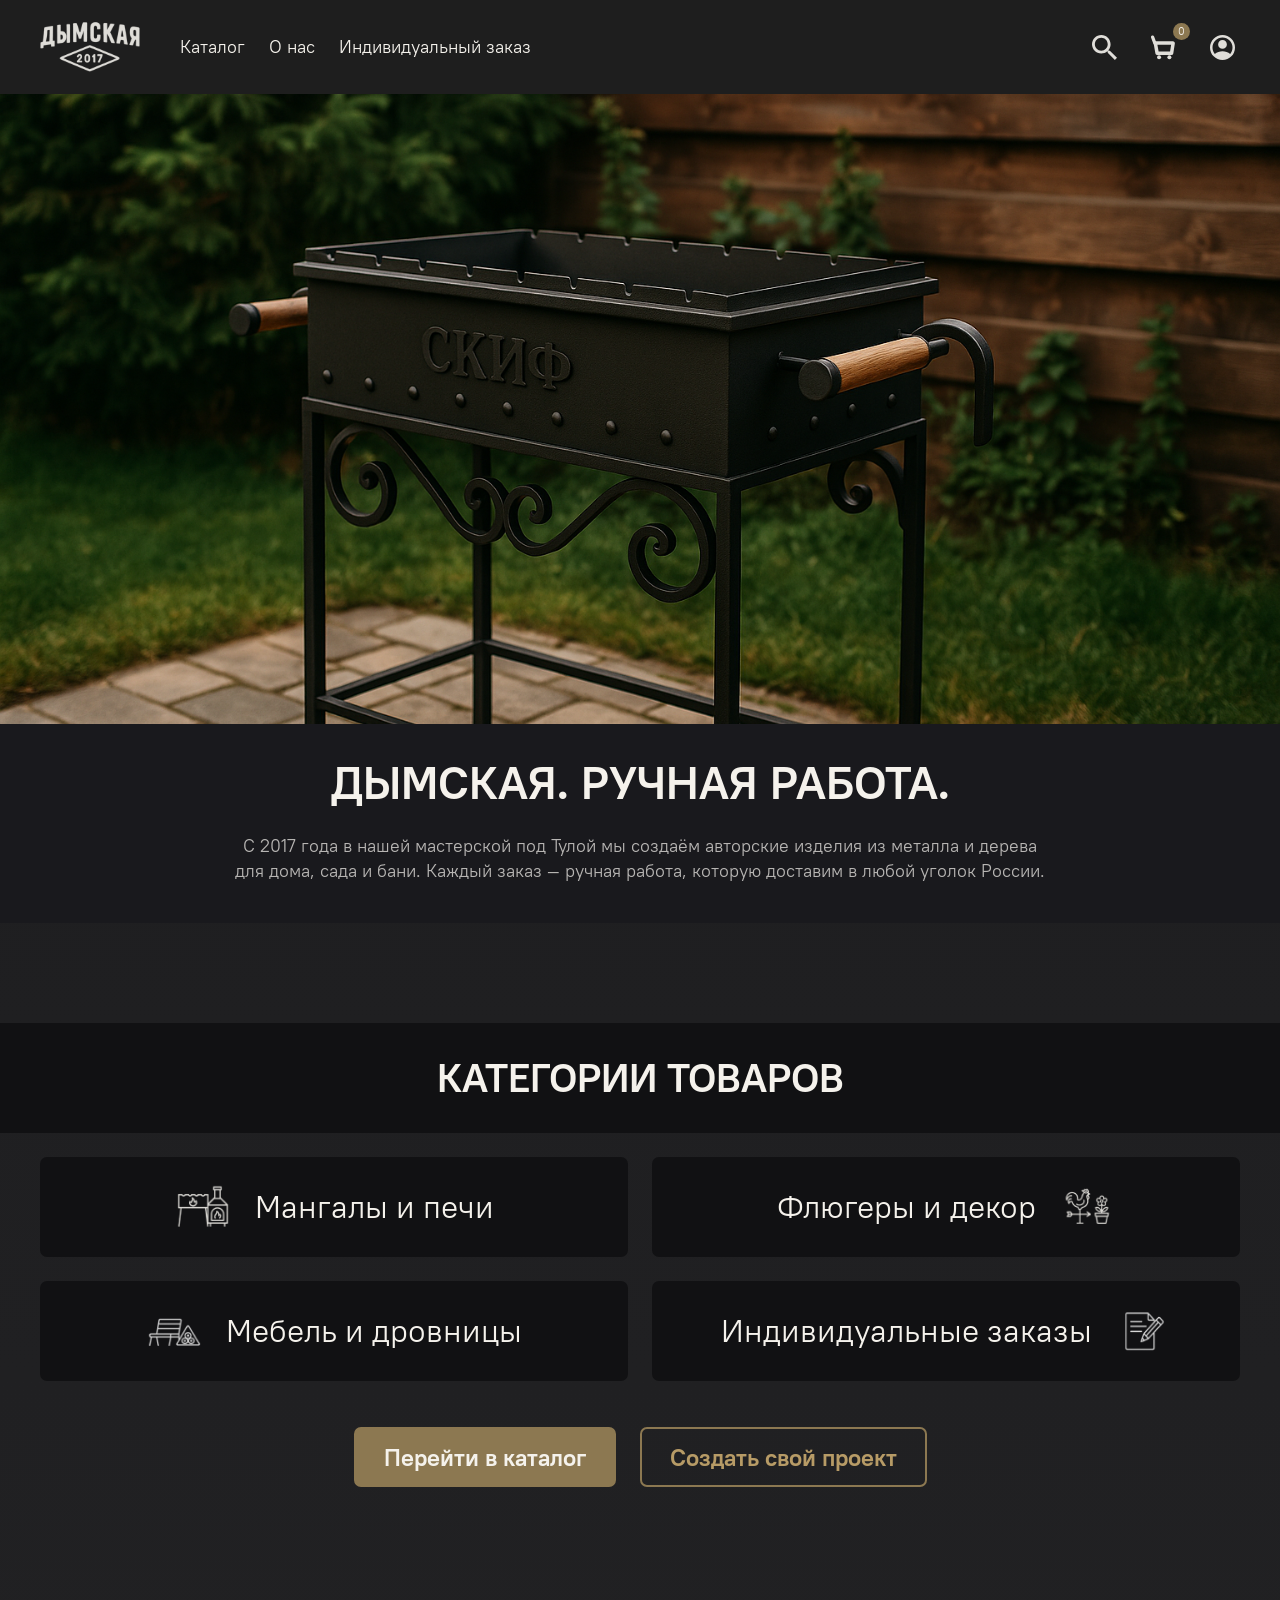
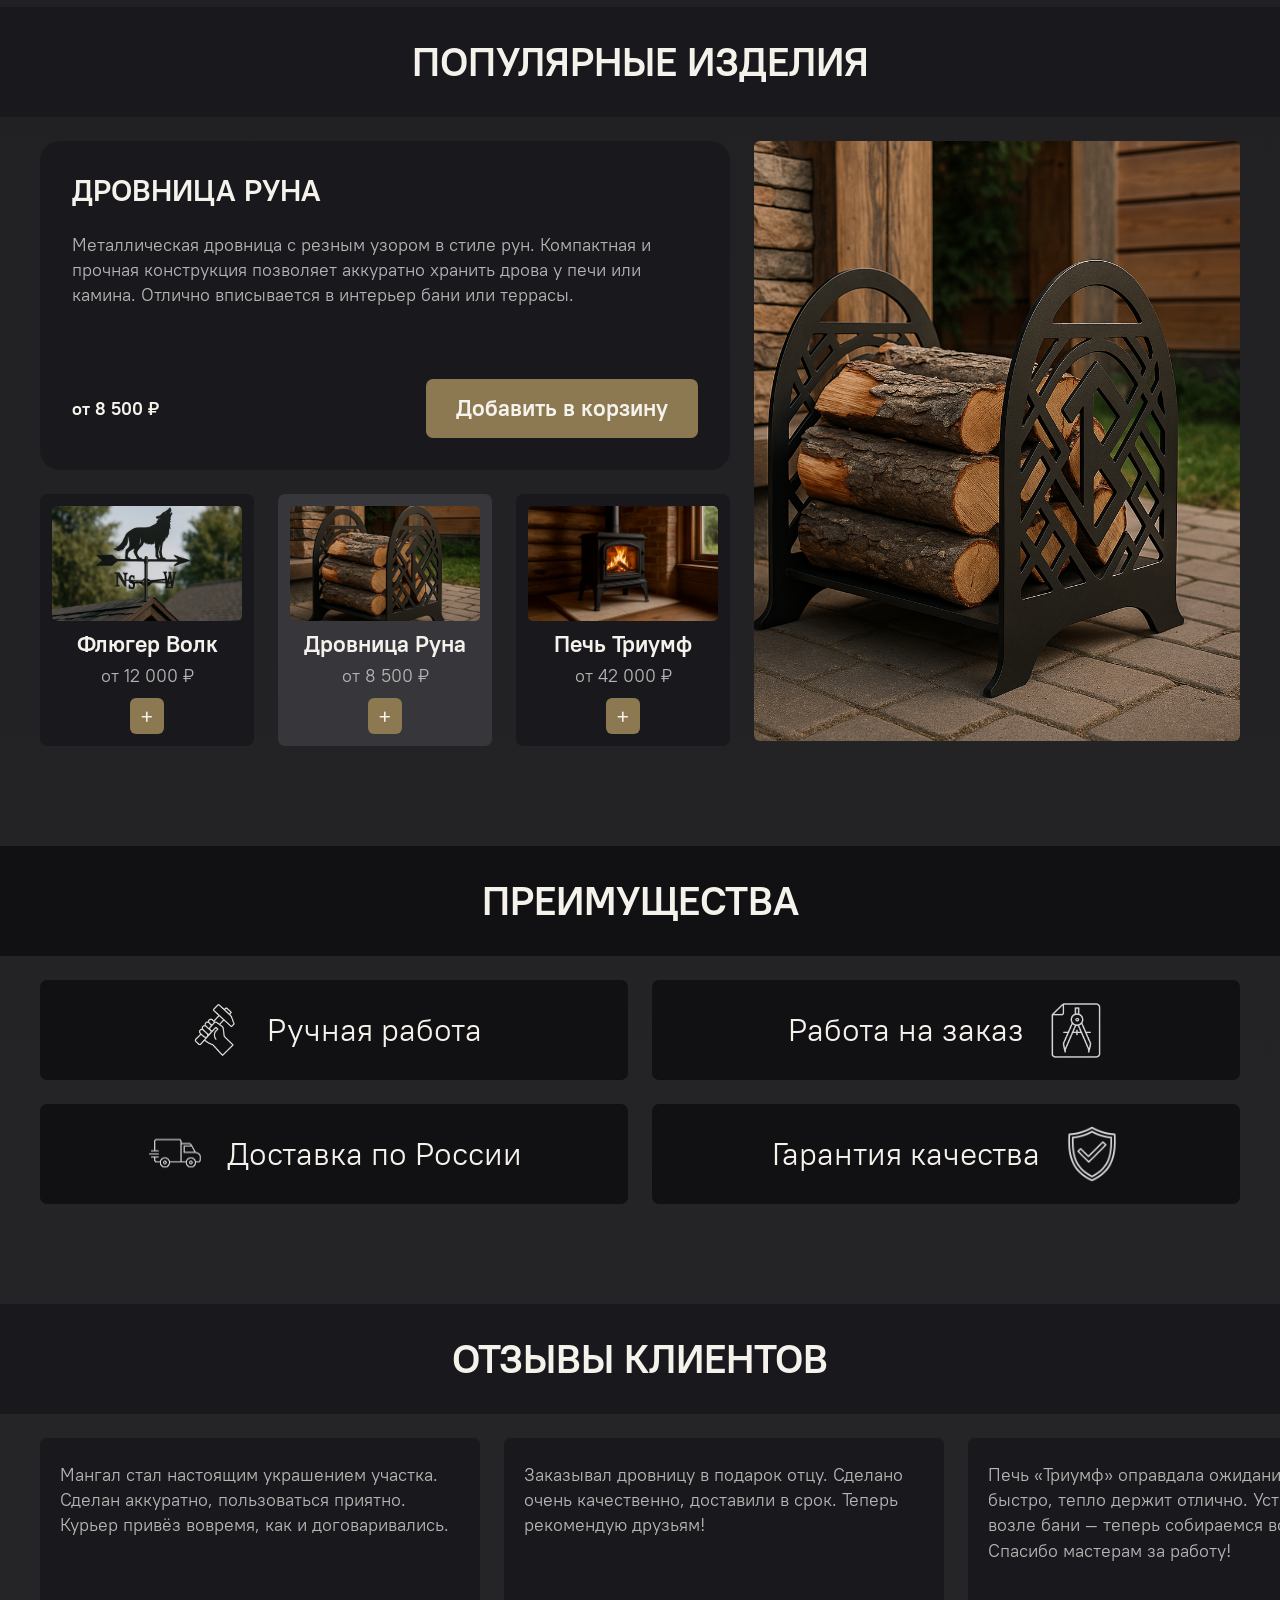
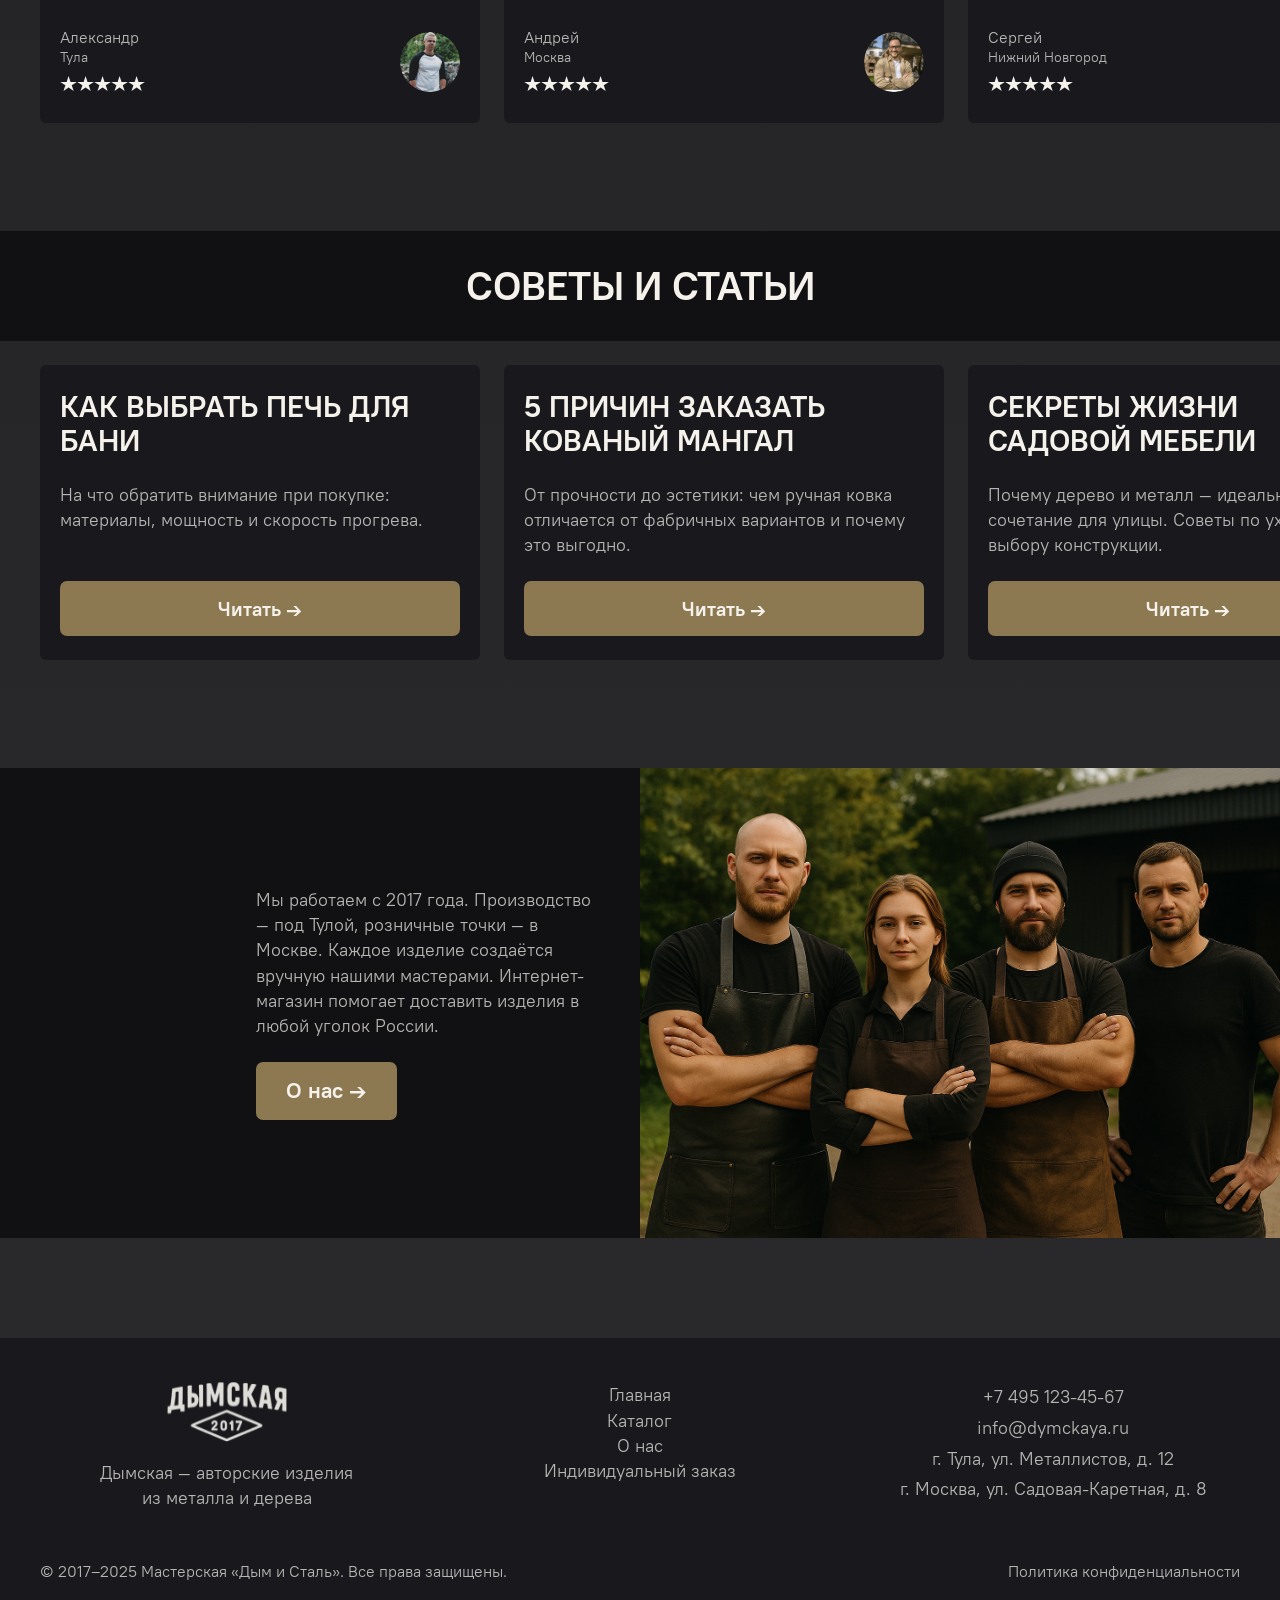
<file: index.html>
<!DOCTYPE html><html lang="ru"><head><meta charset="UTF-8"><meta name="viewport" content="width=device-width, initial-scale=1"><title>Дымская — ручная работа</title><link rel="stylesheet" href="style.css"><script src="js/header.js" defer></script><script src="js/footer.js" defer></script><script src="js/script.js" defer></script></head><body><div data-header></div><main>
<section class="hero" aria-label="Кованый мангал ручной работы"><video autoplay muted loop playsinline poster="images/ckif.png"><source src="images/main.mp4" type="video/mp4"></video></section>
<section class="intro"><h1>Дымская. Ручная работа.</h1><p>С 2017 года в нашей мастерской под Тулой мы создаём авторские изделия из металла и дерева<br class="desktop"> для дома, сада и бани. Каждый заказ — ручная работа, которую доставим в любой уголок России.</p></section>
<section class="section categories"><h2 class="section-title">Категории товаров</h2><div class="container section-body"><div class="category-grid"><a href="catalog.html?category=ovens"><img src="images/Icons/Ovens.png" alt="">Мангалы и печи</a><a href="catalog.html?category=decor">Флюгеры и декор<img src="images/Icons/Decor.png" alt=""></a><a href="catalog.html?category=furniture"><img src="images/Icons/Furniture.png" alt="">Мебель и дровницы</a><a href="custom.html">Индивидуальные заказы<img src="images/Icons/Order.png" alt=""></a></div><div class="actions"><a class="button" href="catalog.html">Перейти в каталог</a><a class="button button-outline" href="custom.html">Создать свой проект</a></div></div></section>
<section class="section"><h2 class="section-title">Популярные изделия</h2><div class="container section-body featured"><div class="featured-left"><article class="featured-description"><h3 data-feature-title>Дровница Руна</h3><p data-feature-description>Металлическая дровница с резным узором в стиле рун. Компактная и прочная конструкция позволяет аккуратно хранить дрова у печи или камина. Отлично вписывается в интерьер бани или террасы.</p><div class="product-bottom"><strong data-feature-price>от 8 500 ₽</strong><button class="button" data-feature-add data-add="runa">Добавить в корзину</button></div></article><div class="mini-products">
<article class="mini-product"><button class="product-select" data-feature="volk"><img src="images/volk.png" alt="Флюгер Волк"><strong>Флюгер Волк</strong><span>от 12 000 ₽</span></button><button class="small-add" data-add="volk" aria-label="Добавить флюгер Волк в корзину">+</button></article>
<article class="mini-product is-selected"><button class="product-select" data-feature="runa"><img src="images/runa.png" alt="Дровница Руна"><strong>Дровница Руна</strong><span>от 8 500 ₽</span></button><button class="small-add" data-add="runa" aria-label="Добавить дровницу Руна в корзину">+</button></article>
<article class="mini-product"><button class="product-select" data-feature="ochag"><img src="images/ochag.png" alt="Печь Триумф"><strong>Печь Триумф</strong><span>от 42 000 ₽</span></button><button class="small-add" data-add="ochag" aria-label="Добавить печь Триумф в корзину">+</button></article></div></div><img class="featured-image" data-feature-image src="images/runa.png" alt="Дровница Руна"></div></section>
<section class="section benefits"><h2 class="section-title">Преимущества</h2><div class="container section-body"><div class="category-grid"><div><img src="images/Icons/HandMade.svg" alt="">Ручная работа</div><div>Работа на заказ<img src="images/Icons/IndividualPlan.svg" alt=""></div><div><img src="images/Icons/Delivery.svg" alt="">Доставка по России</div><div>Гарантия качества<img src="images/Icons/Guarantee.svg" alt=""></div></div></div></section>
<section class="section"><h2 class="section-title">Отзывы клиентов</h2><div class="horizontal-cards section-body" aria-label="Отзывы из макета">
<article class="review"><p>Мангал стал настоящим украшением участка. Сделан аккуратно, пользоваться приятно. Курьер привёз вовремя, как и договаривались.</p><div class="review-person"><div>Александр<small>Тула</small><span aria-label="5 из 5">★★★★★</span></div><img src="images/Icons/Ellipse 4.png" alt=""></div></article>
<article class="review"><p>Заказывал дровницу в подарок отцу. Сделано очень качественно, доставили в срок. Теперь рекомендую друзьям!</p><div class="review-person"><div>Андрей<small>Москва</small><span aria-label="5 из 5">★★★★★</span></div><img src="images/Icons/Ellipse 6.png" alt=""></div></article>
<article class="review"><p>Печь «Триумф» оправдала ожидания: топится быстро, тепло держит отлично. Установили возле бани — теперь собираемся всей семьёй. Спасибо мастерам за работу!</p><div class="review-person"><div>Сергей<small>Нижний Новгород</small><span aria-label="5 из 5">★★★★★</span></div><img src="images/Icons/Ellipse 5.png" alt=""></div></article>
<article class="review"><p>Флюгер «Волк» стал настоящим украшением дома. Сделан добротно, механизм работает плавно. Спасибо за внимание к деталям!</p><div class="review-person"><div>Иван<small>Тверь</small><span aria-label="5 из 5">★★★★★</span></div></div></article></div></section>
<section class="section"><h2 class="section-title">Советы и статьи</h2><div class="horizontal-cards section-body articles">
<article><h3>Как выбрать печь для бани</h3><p>На что обратить внимание при покупке: материалы, мощность и скорость прогрева.</p><button class="button" data-article="stove">Читать →</button></article>
<article><h3>5 причин заказать кованый мангал</h3><p>От прочности до эстетики: чем ручная ковка отличается от фабричных вариантов и почему это выгодно.</p><button class="button" data-article="grill">Читать →</button></article>
<article><h3>Секреты жизни садовой мебели</h3><p>Почему дерево и металл — идеальное сочетание для улицы. Советы по уходу и выбору конструкции.</p><button class="button" data-article="garden">Читать →</button></article>
<article><h3>Как выбрать дровницу для бани</h3><p>Подробно разбираем, на что обратить внимание при покупке: материалы, размеры, прочность и долговечность.</p><button class="button" data-article="wood">Читать →</button></article></div></section>
<section class="about-banner"><div class="about-banner-inner"><div class="about-banner-copy"><p>Мы работаем с 2017 года. Производство — под Тулой, розничные точки — в Москве. Каждое изделие создаётся вручную нашими мастерами. Интернет-магазин помогает доставить изделия в любой уголок России.</p><a class="button" href="about.html">О нас →</a></div><img src="images/about.png" alt="Команда мастерской Дымская"></div></section>
</main><div data-footer></div></body></html>
</file>
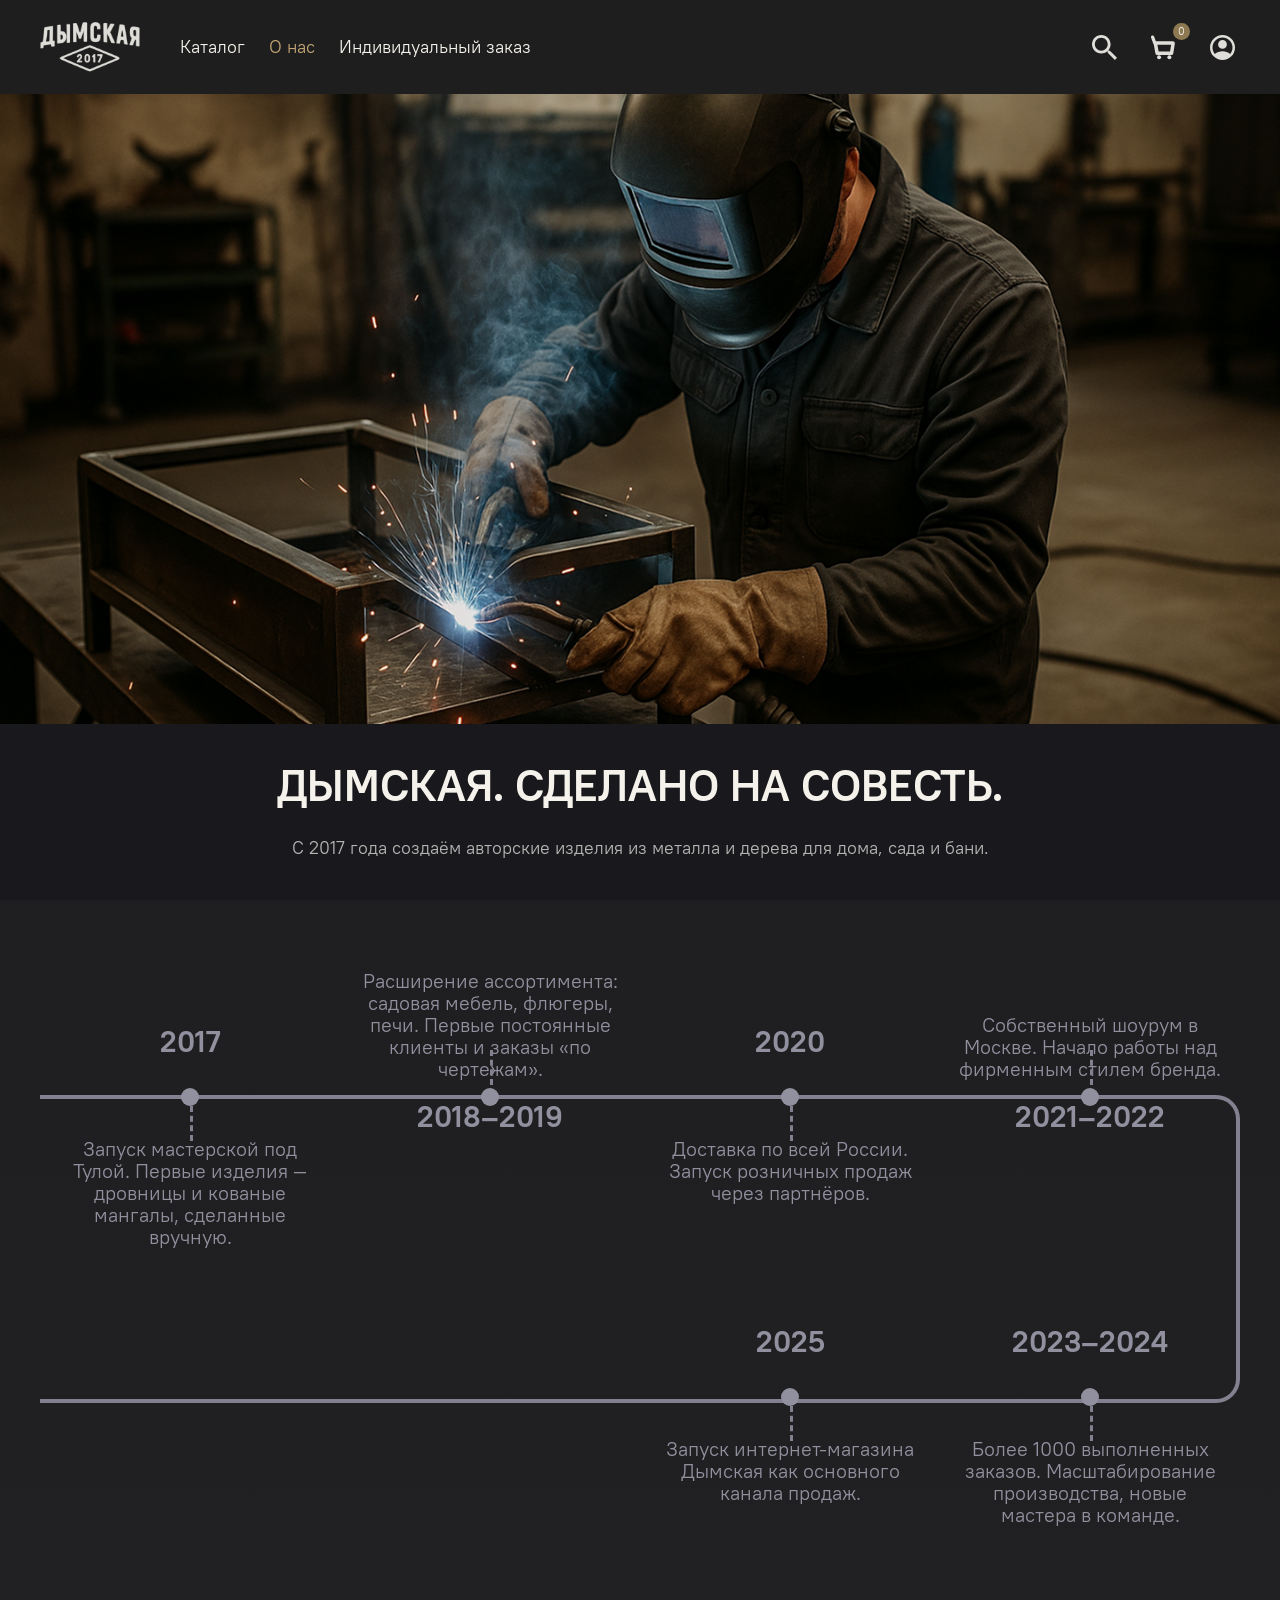
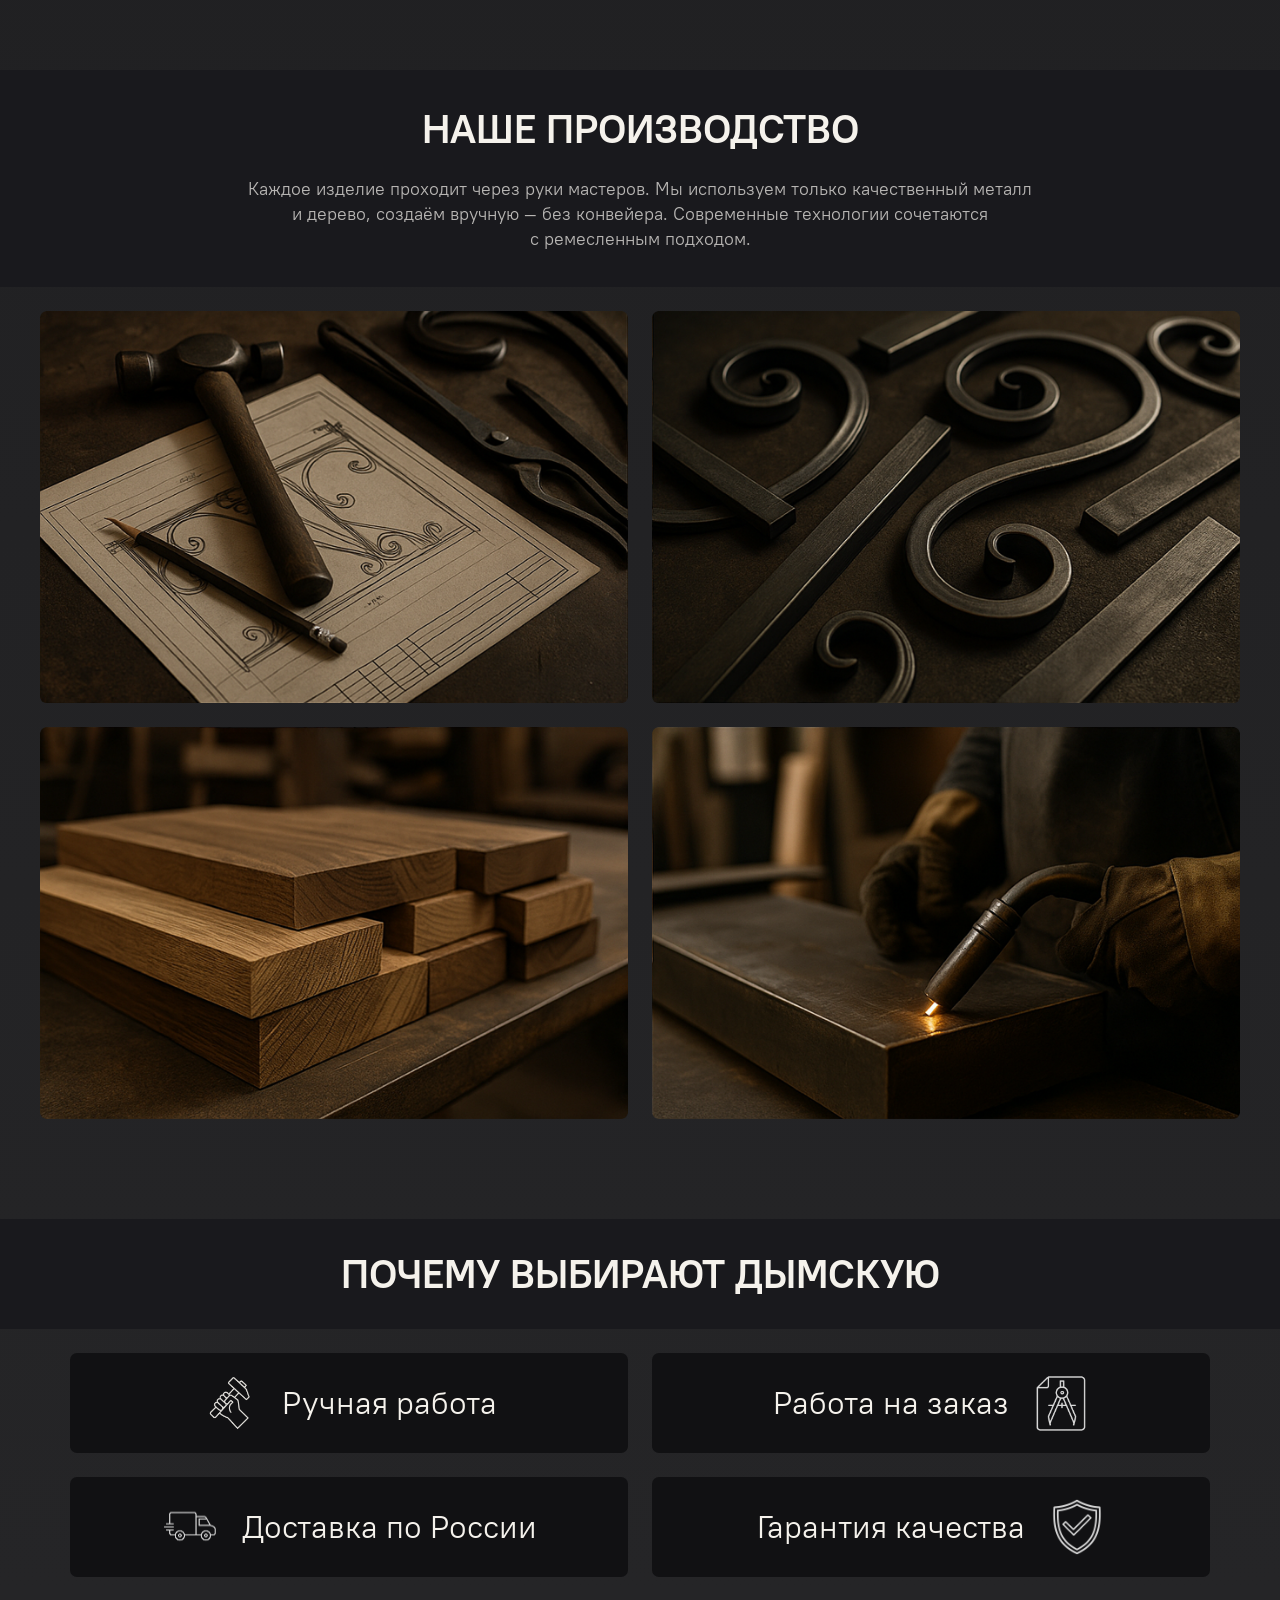
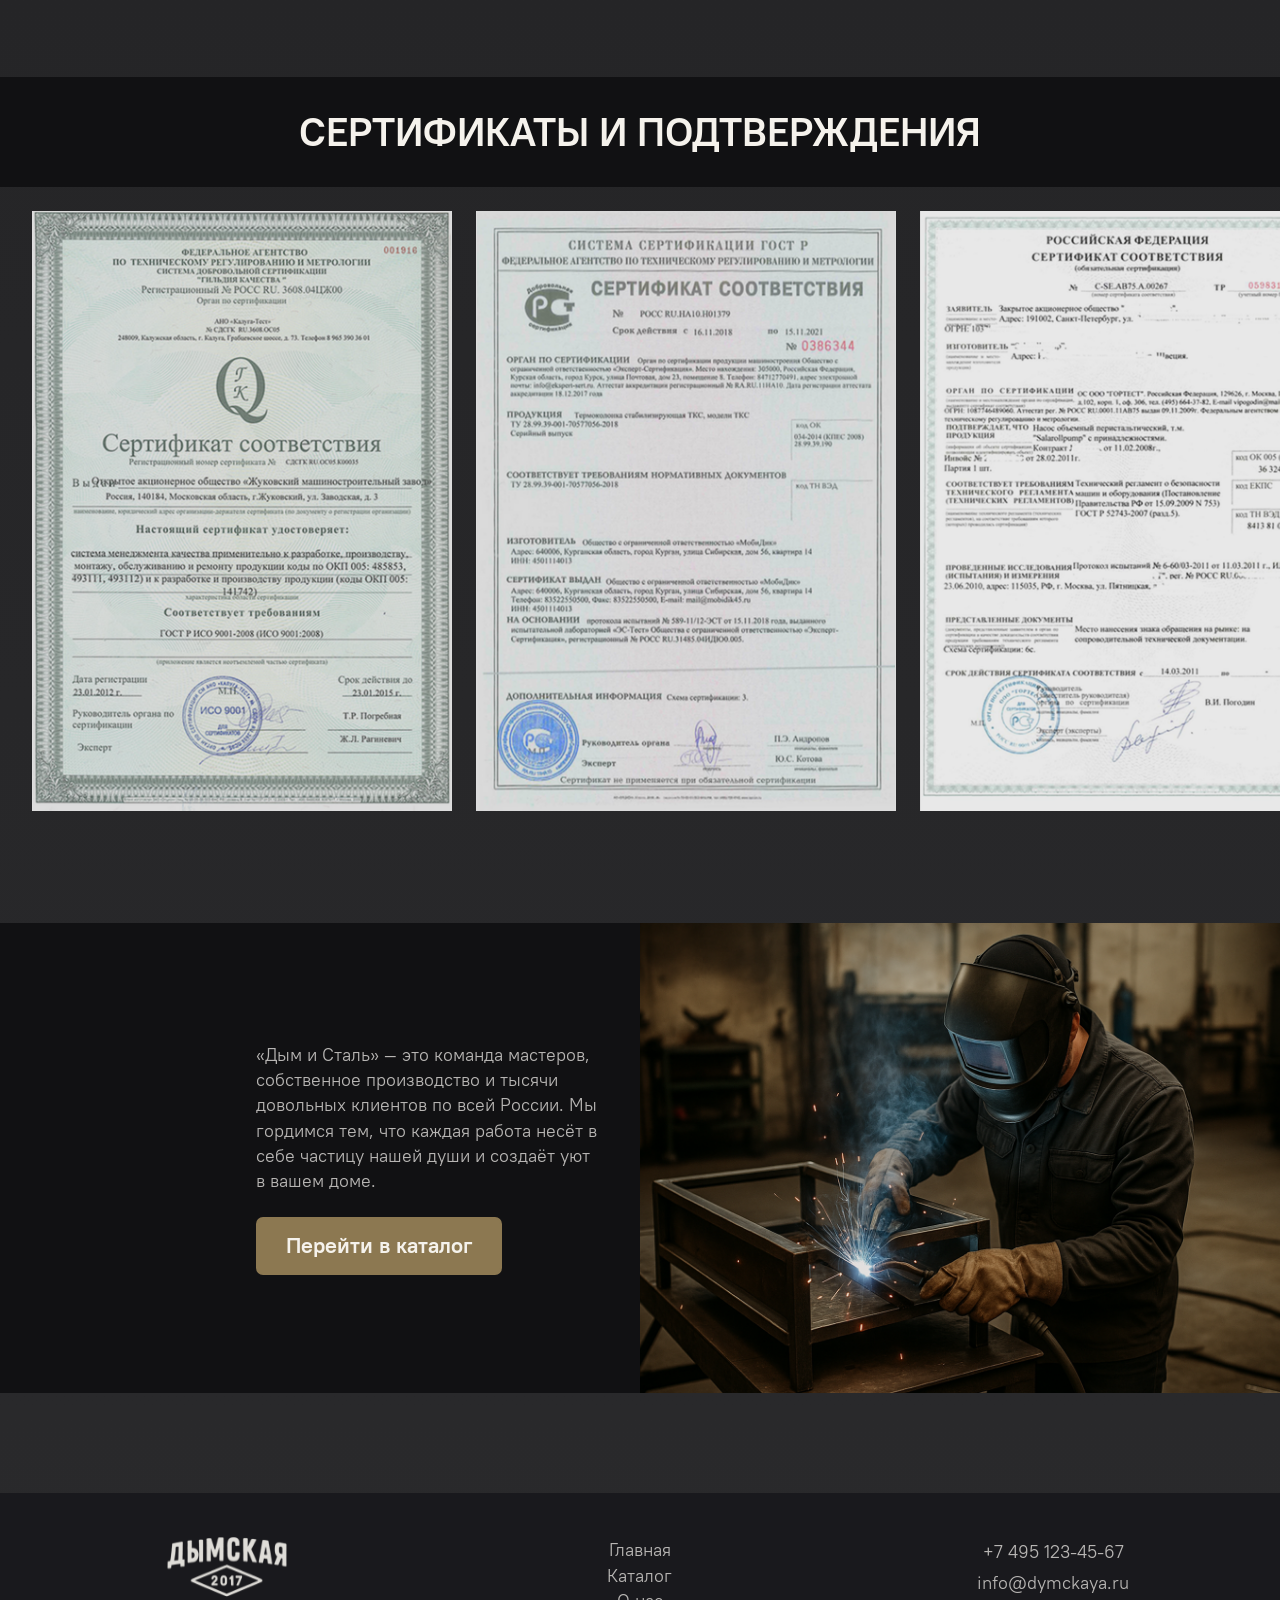
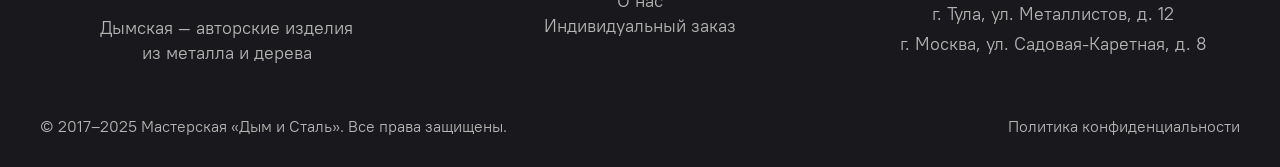
<file: about.html>
<!DOCTYPE html><html lang="ru"><head><meta charset="UTF-8"><meta name="viewport" content="width=device-width, initial-scale=1"><title>О мастерской — Дымская</title><link rel="stylesheet" href="style.css"><script src="js/header.js" defer></script><script src="js/footer.js" defer></script><script src="js/script.js" defer></script></head><body class="about-page"><div data-header></div><main>
<img class="about-hero" src="images/katalog.png" alt="Сварщик за работой в мастерской">
<section class="intro"><h1>Дымская. Сделано на совесть.</h1><p>С 2017 года создаём авторские изделия из металла и дерева для дома, сада и бани.</p></section>
<section class="history container" aria-label="История мастерской"><ol class="history-grid">
<li><h2>2017</h2><p>Запуск мастерской под Тулой. Первые изделия — дровницы и кованые мангалы, сделанные вручную.</p></li>
<li><h2>2018–2019</h2><p>Расширение ассортимента: садовая мебель, флюгеры, печи. Первые постоянные клиенты и заказы «по чертежам».</p></li>
<li><h2>2020</h2><p>Доставка по всей России. Запуск розничных продаж через партнёров.</p></li>
<li><h2>2021–2022</h2><p>Собственный шоурум в Москве. Начало работы над фирменным стилем бренда.</p></li>
<li><h2>2023–2024</h2><p>Более 1000 выполненных заказов. Масштабирование производства, новые мастера в команде.</p></li>
<li><h2>2025</h2><p>Запуск интернет-магазина Дымская как основного канала продаж.</p></li>
</ol></section>
<section class="production"><div class="about-section-heading"><h2>Наше производство</h2><p>Каждое изделие проходит через руки мастеров. Мы используем только качественный металл<br>и дерево, создаём вручную — без конвейера. Современные технологии сочетаются<br>с ремесленным подходом.</p></div><div class="production-grid container"><img src="images/work1.png" alt="Производство — этап 1" loading="lazy"><img src="images/work2.png" alt="Производство — этап 2" loading="lazy"><img src="images/work3.png" alt="Производство — этап 3" loading="lazy"><img src="images/work4.png" alt="Производство — этап 4" loading="lazy"></div></section>
<section class="section benefits"><h2 class="section-title">Почему выбирают Дымскую</h2><div class="container section-body"><div class="category-grid"><div><img src="images/Icons/HandMade.svg" alt="">Ручная работа</div><div>Работа на заказ<img src="images/Icons/IndividualPlan.svg" alt=""></div><div><img src="images/Icons/Delivery.svg" alt="">Доставка по России</div><div>Гарантия качества<img src="images/Icons/Guarantee.svg" alt=""></div></div></div></section>
<section class="section certificates"><h2 class="section-title">Сертификаты и подтверждения</h2><div class="certificate-track" tabindex="0" role="region" aria-label="Сертификаты: прокрутите для просмотра"><a href="images/doc1.png" target="_blank" rel="noopener" aria-label="Открыть первый сертификат"><img src="images/doc1.png" alt="Сертификат 1" loading="lazy"></a><a href="images/doc2.png" target="_blank" rel="noopener" aria-label="Открыть второй сертификат"><img src="images/doc2.png" alt="Сертификат 2" loading="lazy"></a><a href="images/doc3.png" target="_blank" rel="noopener" aria-label="Открыть третий сертификат"><img src="images/doc3.png" alt="Сертификат 3" loading="lazy"></a></div></section>
<section class="about-banner"><div class="about-banner-inner"><div class="about-banner-copy"><p>«Дым и Сталь» — это команда мастеров, собственное производство и тысячи довольных клиентов по всей России. Мы гордимся тем, что каждая работа несёт в себе частицу нашей души и создаёт уют в вашем доме.</p><a class="button" href="catalog.html">Перейти в каталог</a></div><img src="images/katalog.png" alt="Мастер за работой над металлическим изделием" loading="lazy"></div></section>
</main><div data-footer></div></body></html>
</file>
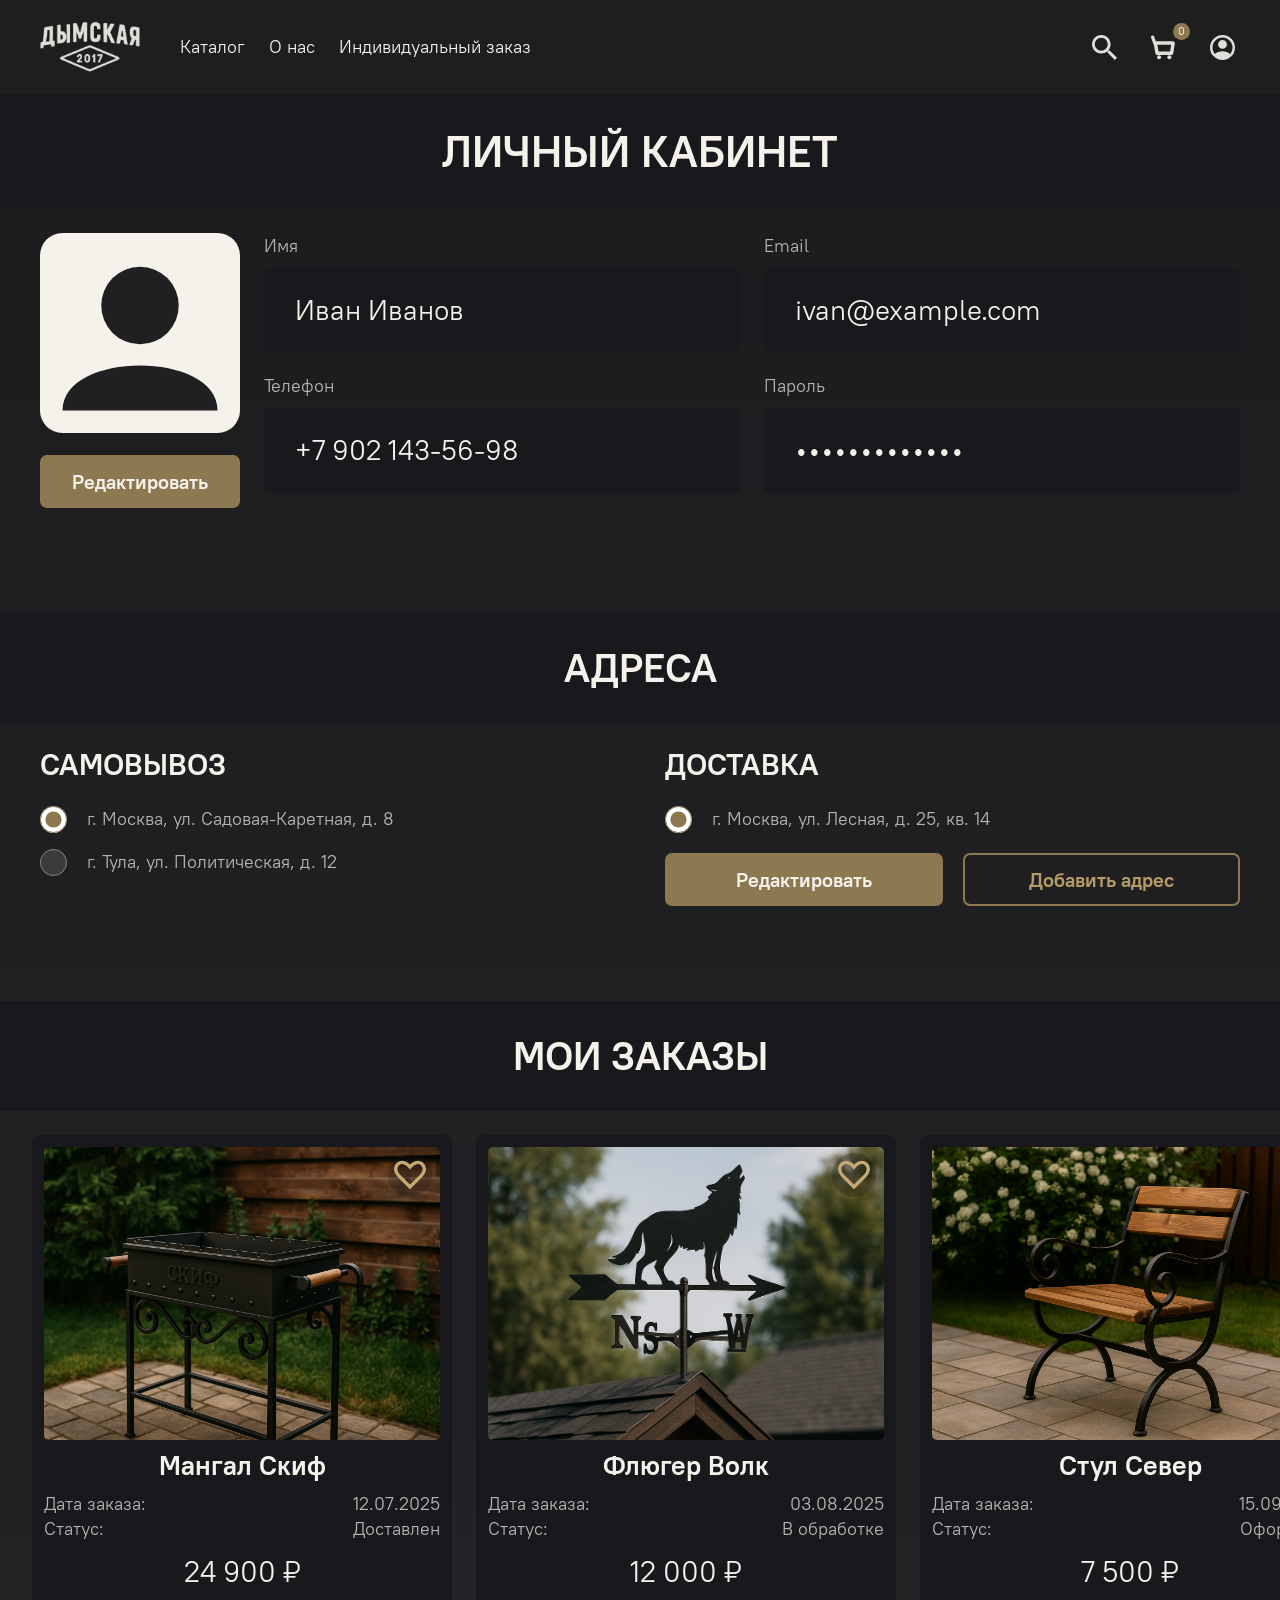
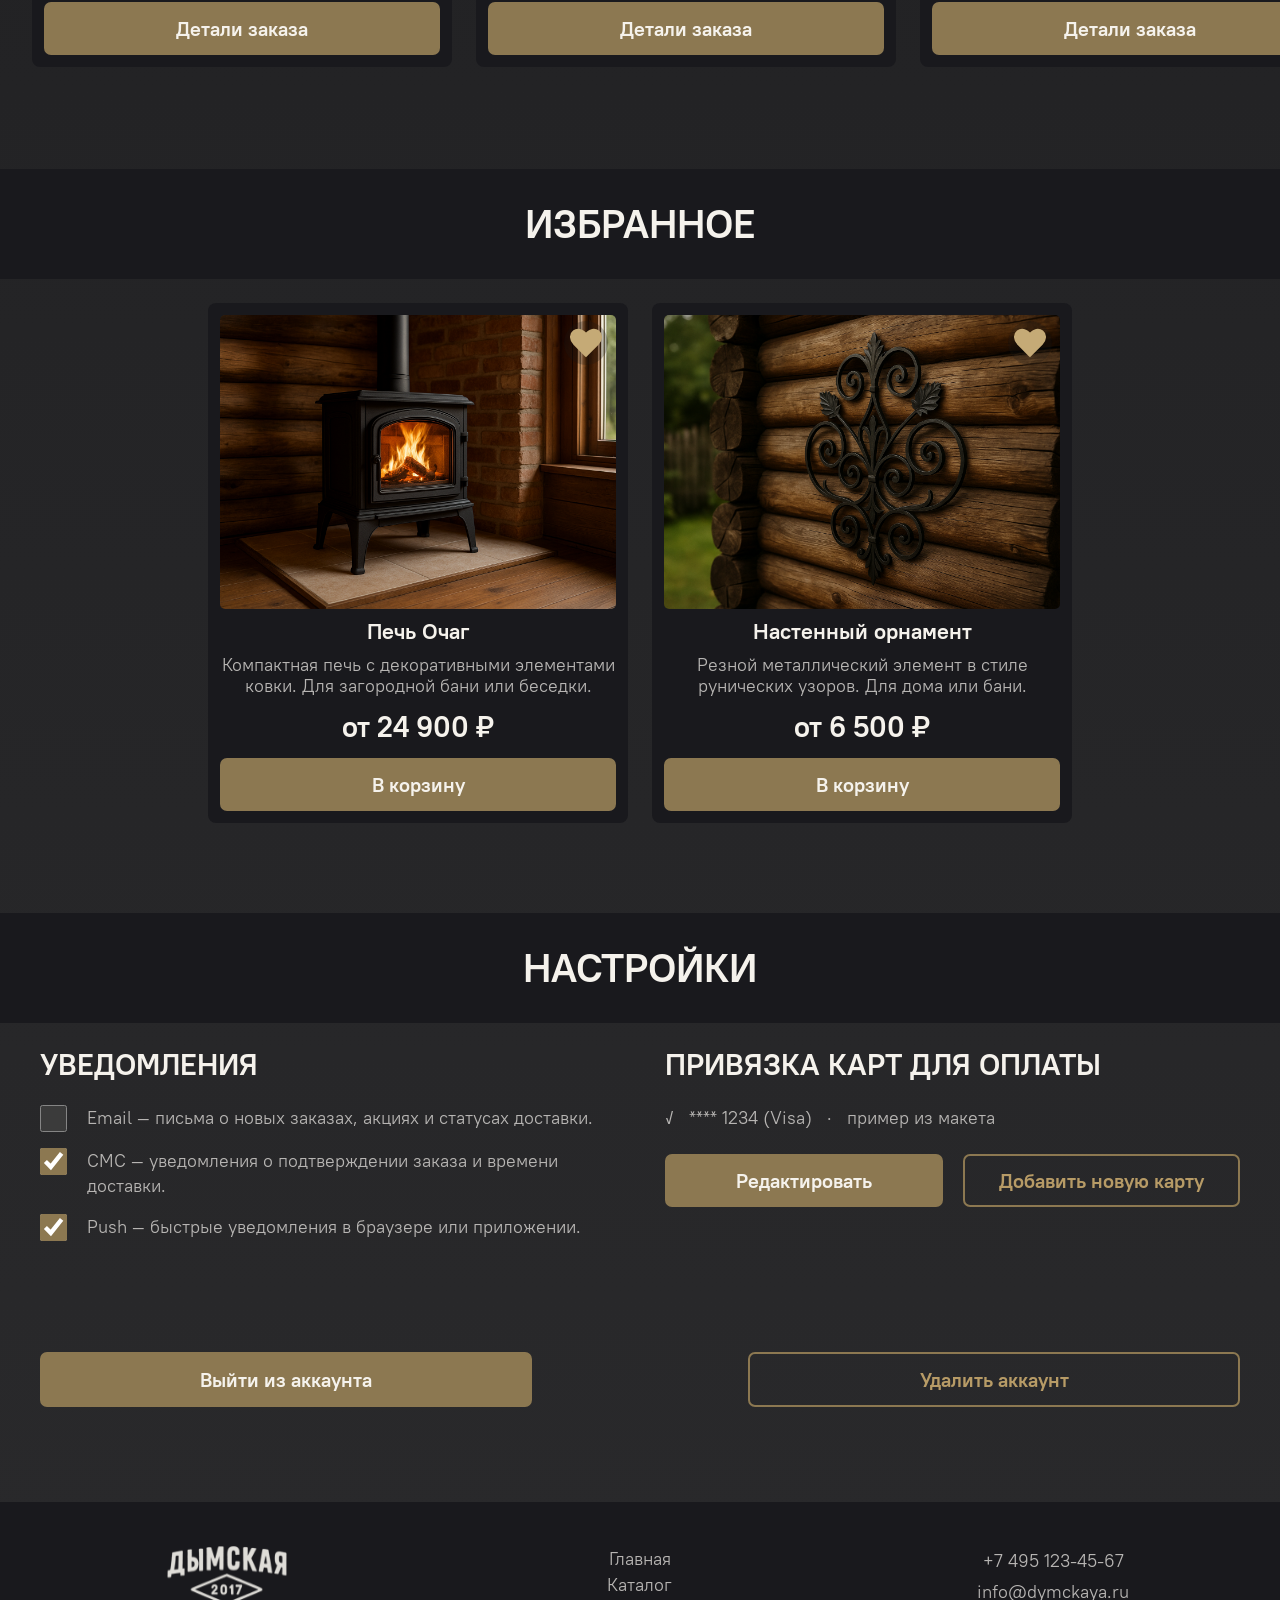
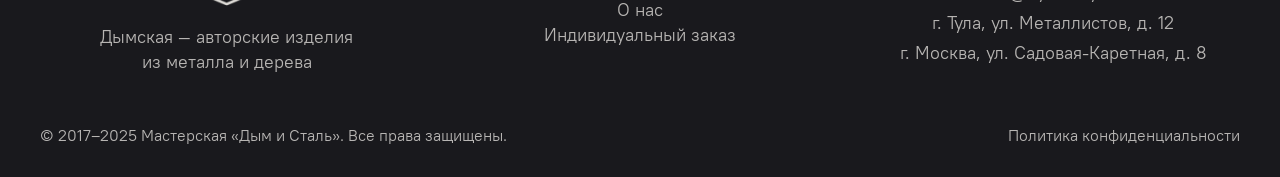
<file: account.html>
<!DOCTYPE html><html lang="ru"><head><meta charset="UTF-8"><meta name="viewport" content="width=device-width, initial-scale=1"><title>Личный кабинет — Дымская</title><link rel="stylesheet" href="style.css"><script src="js/header.js" defer></script><script src="js/footer.js" defer></script><script src="js/script.js" defer></script><script src="js/account.js" defer></script></head><body class="account-page"><div data-header></div><main>
<h1 class="section-title account-title">Личный кабинет</h1>
<section class="container account-profile"><div class="profile-avatar"><svg viewBox="0 0 160 160" role="img" aria-label="Аватар пользователя"><rect width="160" height="160" rx="18" fill="#f5f2ec"/><circle cx="80" cy="58" r="31" fill="#202022"/><path d="M18 142c0-48 124-48 124 0Z" fill="#202022"/></svg><button class="button" type="button" id="edit-profile">Редактировать</button></div><form id="profile-form" class="profile-fields"><label>Имя<input name="name" autocomplete="name" required maxlength="100" readonly></label><label>Email<input name="email" type="email" autocomplete="email" required readonly></label><label>Телефон<input name="phone" type="tel" autocomplete="tel" maxlength="40" readonly></label><label>Пароль<input type="password" value="demo-password" disabled aria-label="Пароль недоступен в демонстрационной версии"></label><button class="button" id="save-profile" hidden>Сохранить</button><p id="profile-status" role="status"></p></form></section>
<section><h2 class="section-title">Адреса</h2><div class="container account-columns account-space"><div><h3>Самовывоз</h3><label class="account-check"><input type="radio" name="pickup" value="moscow">г. Москва, ул. Садовая-Каретная, д. 8</label><label class="account-check"><input type="radio" name="pickup" value="tula">г. Тула, ул. Политическая, д. 12</label></div><div><h3>Доставка</h3><div id="delivery-addresses"></div><div class="account-actions"><button class="button" id="edit-address">Редактировать</button><button class="button button-outline" id="add-address">Добавить адрес</button></div></div></div></section>
<section><h2 class="section-title">Мои заказы</h2><div class="account-orders" id="account-orders"></div></section>
<section class="account-section"><h2 class="section-title">Избранное</h2><div class="container account-favorites" id="account-favorites"></div></section>
<section class="account-section"><h2 class="section-title">Настройки</h2><div class="container account-space"><div class="account-columns"><div><h3>Уведомления</h3><label class="account-check"><input type="checkbox" data-setting="email">Email — письма о новых заказах, акциях и статусах доставки.</label><label class="account-check"><input type="checkbox" data-setting="sms">СМС — уведомления о подтверждении заказа и времени доставки.</label><label class="account-check"><input type="checkbox" data-setting="push">Push — быстрые уведомления в браузере или приложении.</label></div><div><h3>Привязка карт для оплаты</h3><p class="account-card-example">✓ &nbsp; **** 1234 (Visa) &nbsp; · &nbsp; пример из макета</p><div class="account-actions"><button class="button" data-payment-demo>Редактировать</button><button class="button button-outline" data-payment-demo>Добавить новую карту</button></div></div></div><div class="account-session-actions"><button class="button" id="account-logout">Выйти из аккаунта</button><button class="button button-outline" id="account-delete">Удалить аккаунт</button></div></div></section>
</main><div data-footer></div></body></html>
</file>
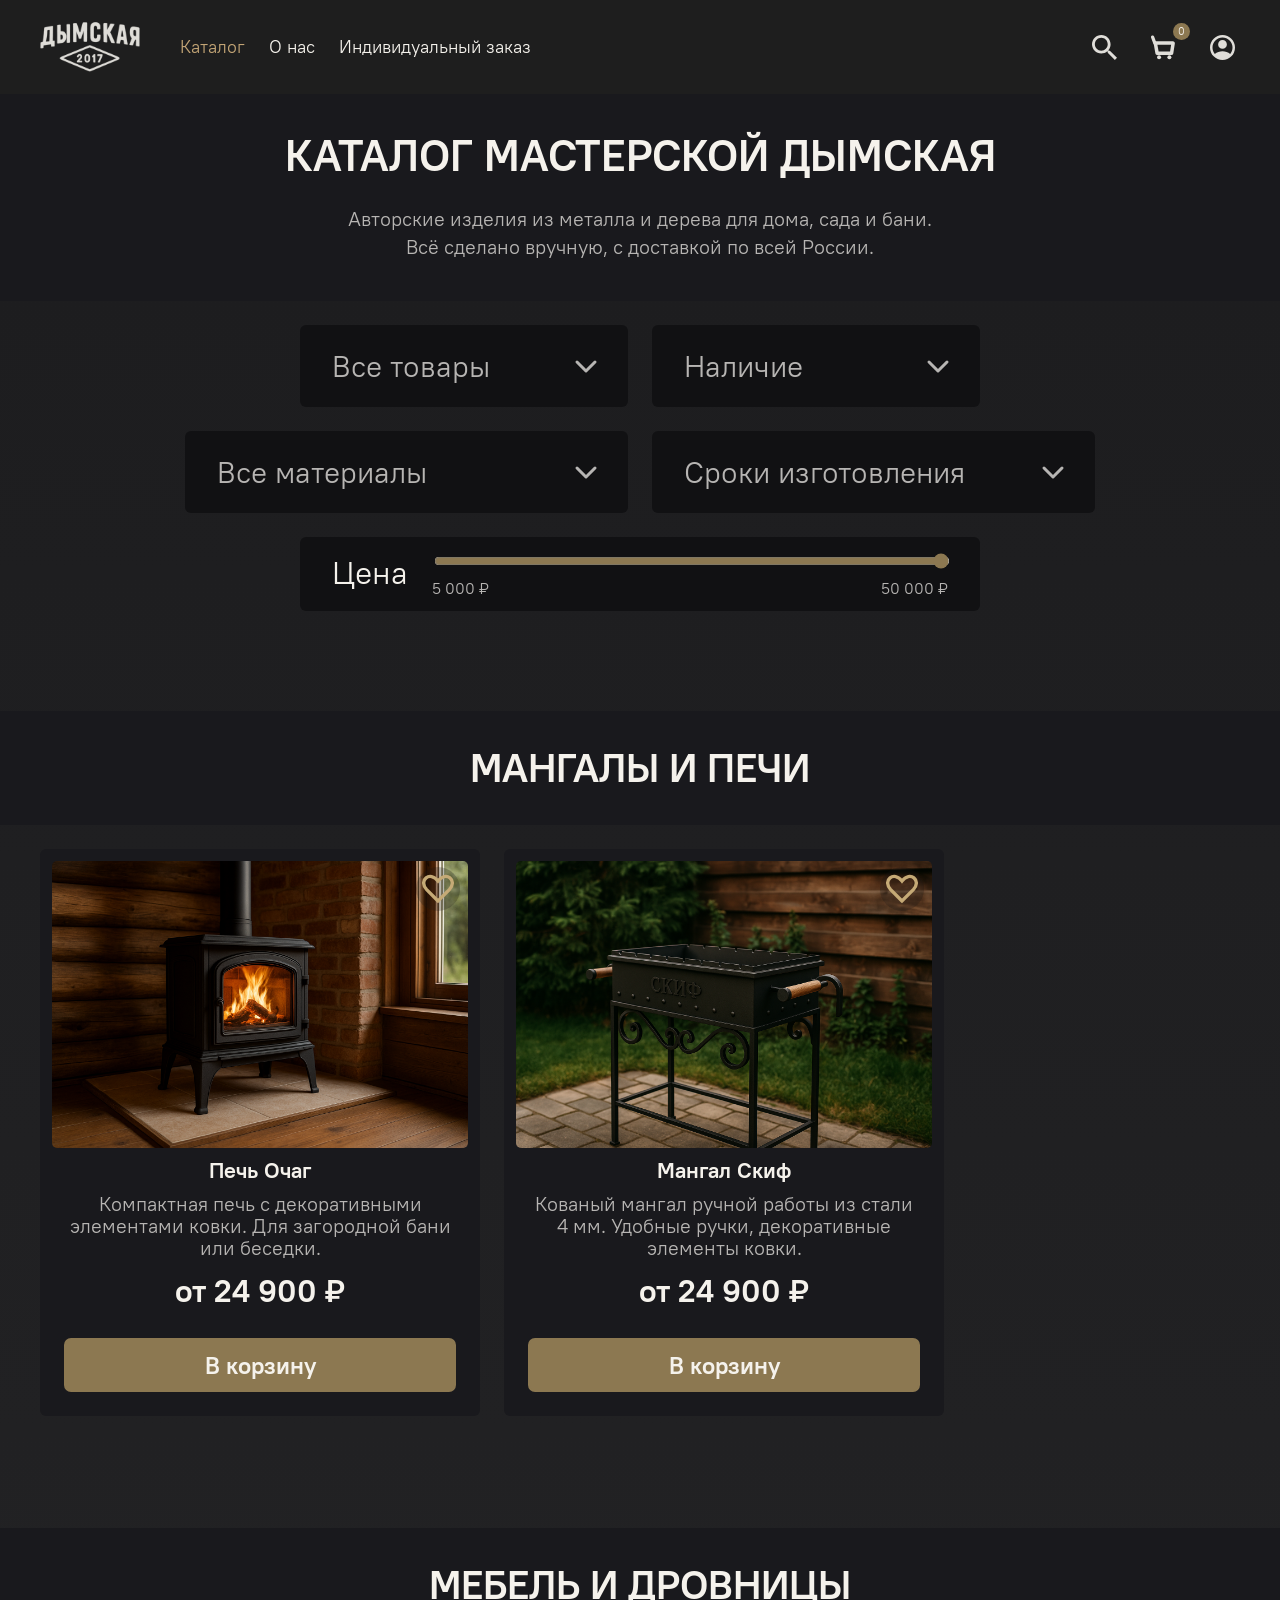
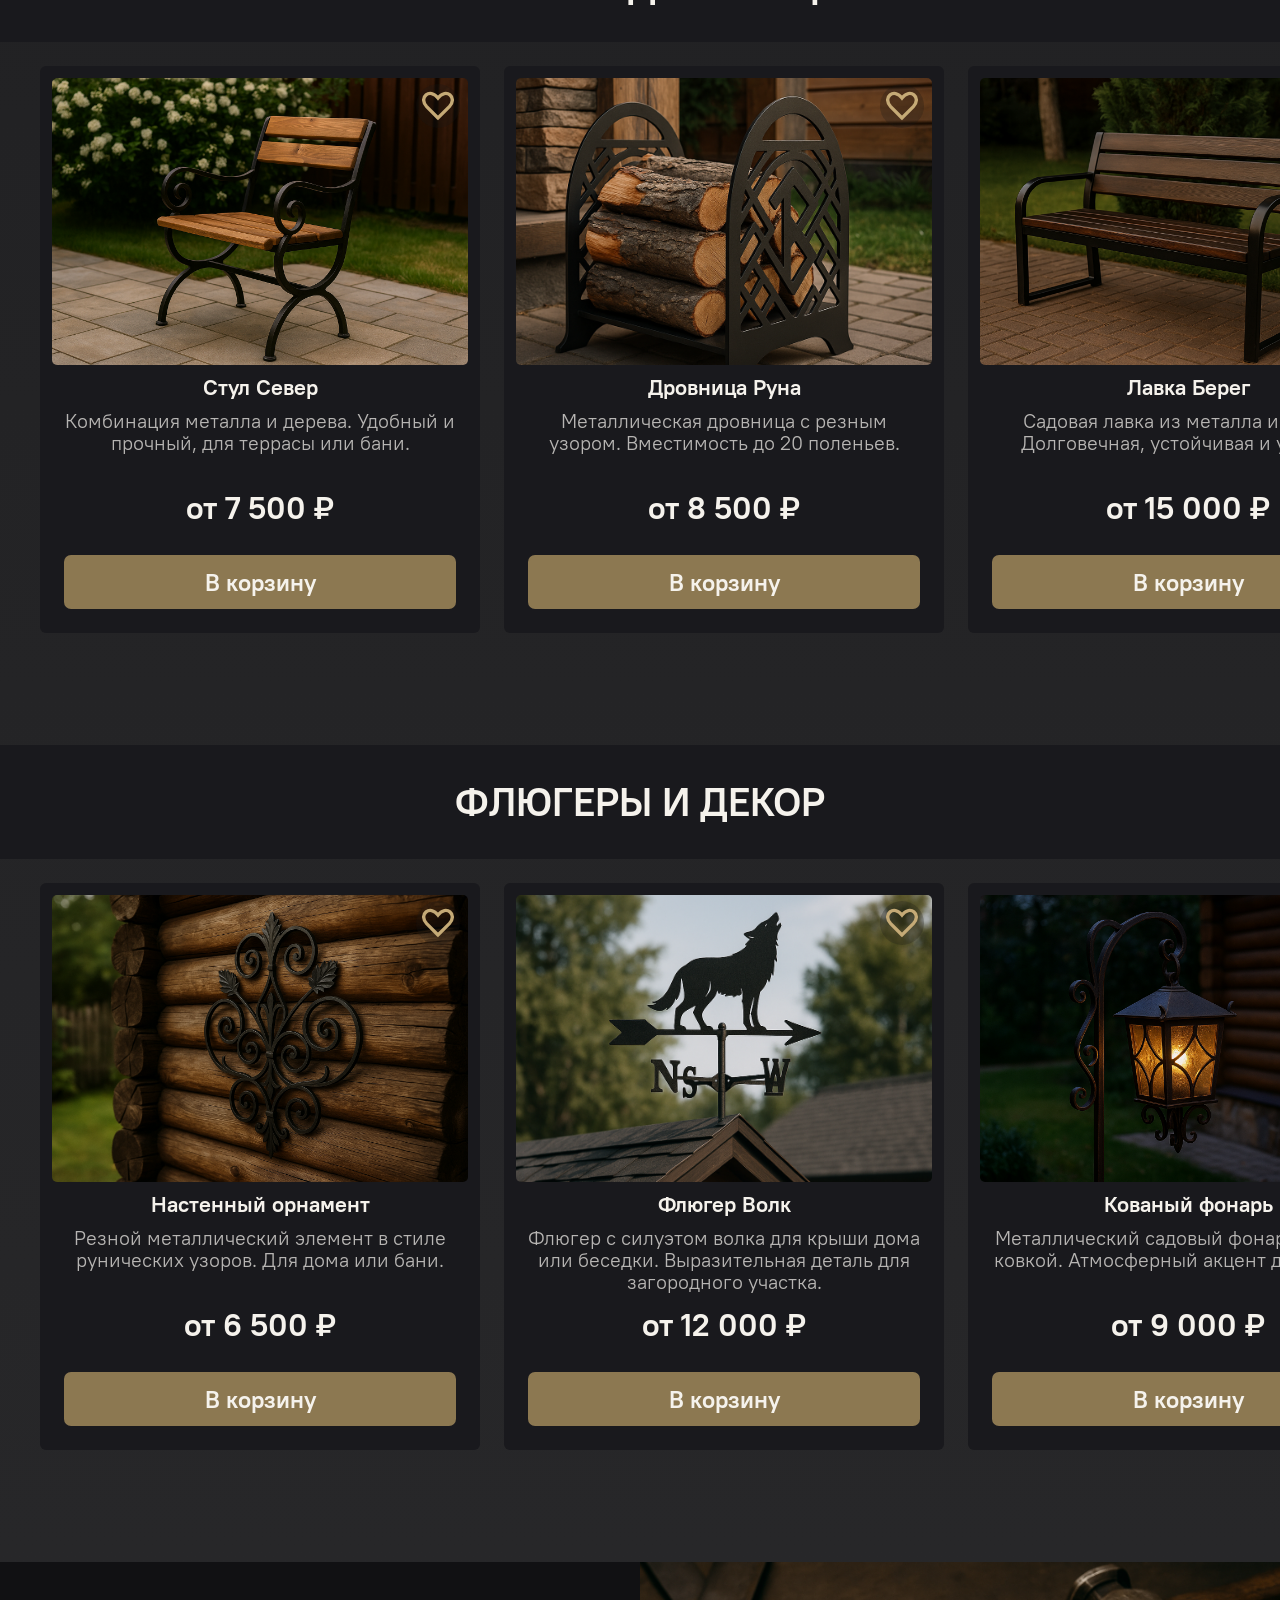
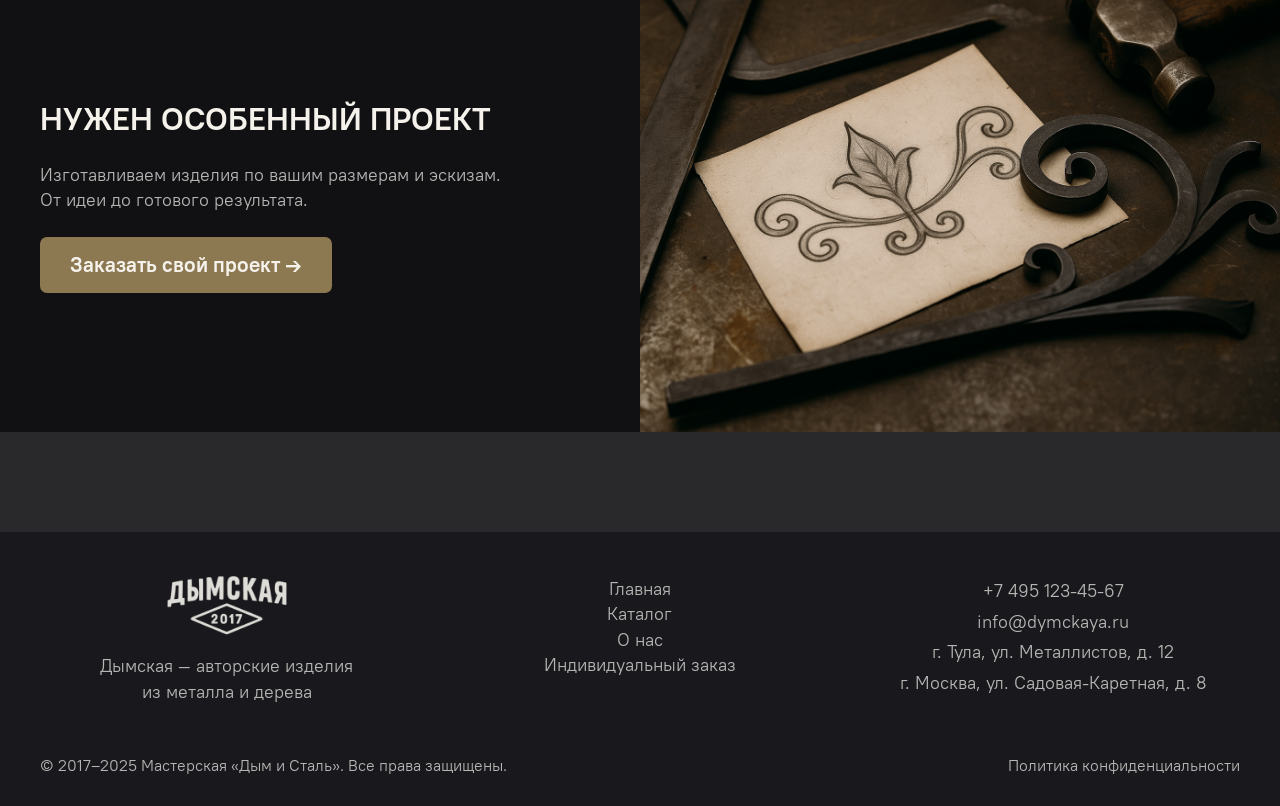
<file: catalog.html>
<!DOCTYPE html><html lang="ru"><head><meta charset="UTF-8"><meta name="viewport" content="width=device-width, initial-scale=1"><title>Каталог — Дымская</title><link rel="stylesheet" href="style.css"><script src="js/header.js" defer></script><script src="js/footer.js" defer></script><script src="js/script.js" defer></script></head><body class="catalog-page"><div data-header></div><main>
<section class="catalog-intro"><h1>Каталог мастерской Дымская</h1><p>Авторские изделия из металла и дерева для дома, сада и бани.<br>Всё сделано вручную, с доставкой по всей России.</p></section>
<form class="catalog-filters" onsubmit="return false" aria-label="Фильтры каталога">
<div class="filter-row"><select id="category" aria-label="Категория"><option value="all">Все товары</option><option value="ovens">Мангалы и печи</option><option value="furniture">Мебель и дровницы</option><option value="decor">Флюгеры и декор</option></select><select id="availability" aria-label="Наличие"><option value="all">Наличие</option><option value="stock">В наличии</option><option value="order">Под заказ</option></select></div>
<div class="filter-row wide"><select id="material" aria-label="Материал"><option value="all">Все материалы</option><option value="metal">Металл</option><option value="wood">Металл и дерево</option></select><select id="lead-time" aria-label="Срок изготовления"><option value="all">Сроки изготовления</option><option value="7">До 7 дней</option><option value="14">До 14 дней</option><option value="30">До 30 дней</option></select></div>
<div class="price-filter"><label for="price">Цена</label><div><input id="price" type="range" min="5000" max="50000" step="100" value="50000" aria-label="Максимальная цена"><div class="price-labels"><span>5 000 ₽</span><output id="price-value">50 000 ₽</output></div></div></div>
<div class="catalog-search" hidden><label for="search">Поиск по названию</label><input id="search" type="search" placeholder="Название изделия"></div></form>
<div data-catalog></div><div class="catalog-empty container" data-empty hidden><p>Нет изделий с выбранными параметрами.</p><button class="button" data-reset-filters>Сбросить фильтры</button></div>
<section class="catalog-custom"><div><h2>Нужен особенный проект</h2><p>Изготавливаем изделия по вашим размерам и эскизам.<br>От идеи до готового результата.</p><a class="button" href="custom.html">Заказать свой проект →</a></div><img src="images/custom.png" alt="Эскиз орнамента и кованые детали"></section>
</main><div data-footer></div></body></html>
</file>
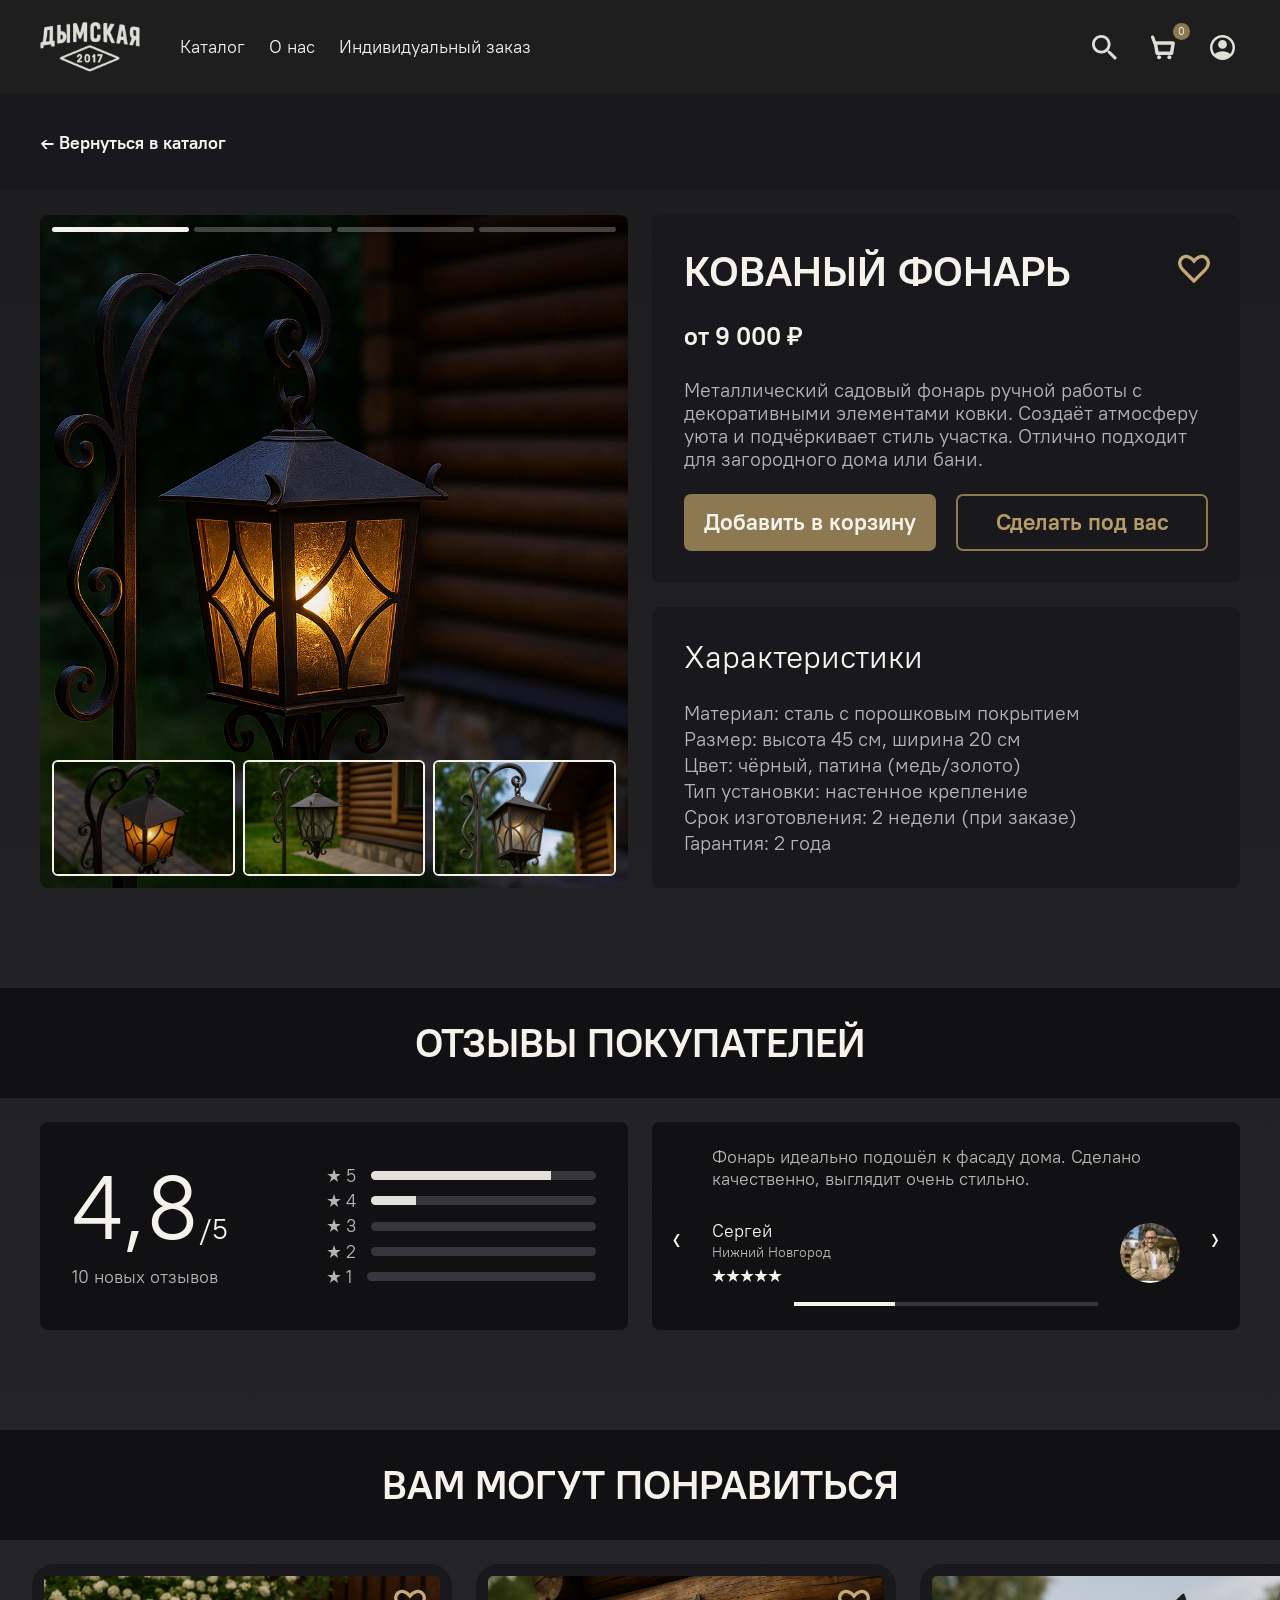
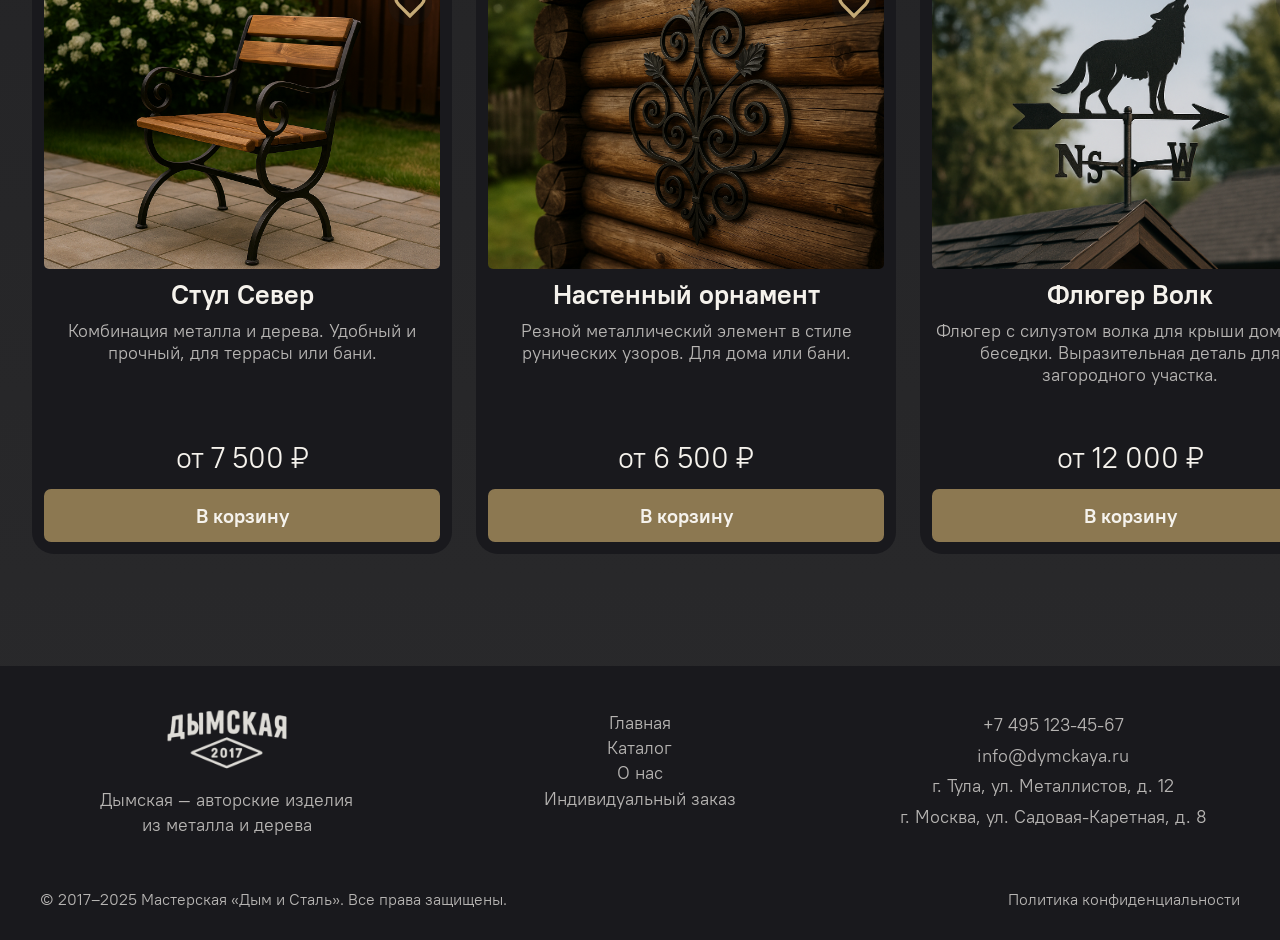
<file: product.html>
<!DOCTYPE html><html lang="ru"><head><meta charset="UTF-8"><meta name="viewport" content="width=device-width, initial-scale=1"><title>Кованый фонарь — Дымская</title><link rel="stylesheet" href="style.css"><script src="js/header.js" defer></script><script src="js/footer.js" defer></script><script src="js/script.js" defer></script><script src="js/product.js" defer></script></head><body class="product-page"><div data-header></div><main>
<div class="product-back"><div class="container"><a href="catalog.html">← Вернуться в каталог</a></div></div>
<section class="container product-layout"><div class="product-gallery"><img id="lantern-image" src="images/kov.png" alt="Кованый фонарь вечером"><div class="gallery-progress" aria-label="Фотографии товара"><button data-photo="0" aria-label="Основное фото" aria-pressed="true"></button><button data-photo="1" aria-label="Вид сверху" aria-pressed="false"></button><button data-photo="2" aria-label="Дневное освещение" aria-pressed="false"></button><button data-photo="3" aria-label="Вид снизу" aria-pressed="false"></button></div><div class="product-thumbnails"><button data-photo="1" aria-label="Показать вид сверху" aria-pressed="false"><img src="images/kov_top.png" alt="Вид сверху"></button><button data-photo="2" aria-label="Показать дневное фото" aria-pressed="false"><img src="images/kov_day.png" alt="Дневное фото"></button><button data-photo="3" aria-label="Показать вид снизу" aria-pressed="false"><img src="images/kov_bot.png" alt="Вид снизу"></button></div></div>
<div class="product-information"><article class="product-summary"><h1>Кованый фонарь</h1><button class="favorite-button" data-product-favorite="kov" aria-label="Добавить фонарь в избранное" aria-pressed="false"><svg viewBox="0 0 24 24" aria-hidden="true"><path d="M12 21 3.5 12.5C-3 5.5 6-2 12 6c6-8 15-.5 8.5 6.5Z"/></svg></button><strong class="product-price" id="lantern-price">от 9 000 ₽</strong><p>Металлический садовый фонарь ручной работы с декоративными элементами ковки. Создаёт атмосферу уюта и подчёркивает стиль участка. Отлично подходит для загородного дома или бани.</p><div class="product-buy"><button class="button" data-add="kov">Добавить в корзину</button><a class="button button-outline" href="custom.html?product=kov">Сделать под вас</a></div></article>
<section class="product-specifications"><h2>Характеристики</h2><dl><div><dt>Материал:</dt><dd>сталь с порошковым покрытием</dd></div><div><dt>Размер:</dt><dd>высота 45 см, ширина 20 см</dd></div><div><dt>Цвет:</dt><dd>чёрный, патина (медь/золото)</dd></div><div><dt>Тип установки:</dt><dd>настенное крепление</dd></div><div><dt>Срок изготовления:</dt><dd>2 недели (при заказе)</dd></div><div><dt>Гарантия:</dt><dd>2 года</dd></div></dl></section></div></section>
<section class="product-reviews"><h2 class="section-title">Отзывы покупателей</h2><div class="container product-review-grid"><div class="rating-panel"><div><span class="rating-number">4,8<small>/5</small></span><p>10 новых отзывов</p></div><div class="rating-bars"><label>★ 5 <meter min="0" max="10" value="8">8</meter></label><label>★ 4 <meter min="0" max="10" value="2">2</meter></label><label>★ 3 <meter min="0" max="10" value="0">0</meter></label><label>★ 2 <meter min="0" max="10" value="0">0</meter></label><label>★ 1 <meter min="0" max="10" value="0">0</meter></label></div></div><div class="product-review-card"><button class="review-arrow previous" id="previous-review" aria-label="Предыдущий отзыв">‹</button><div aria-live="polite"><p id="lantern-review"></p><div class="review-person"><div><span id="lantern-review-name"></span><small id="lantern-review-city"></small><span aria-label="5 из 5">★★★★★</span></div><img id="lantern-review-avatar" src="images/Icons/Ellipse 6.png" alt=""></div></div><button class="review-arrow next" id="next-review" aria-label="Следующий отзыв">›</button><div class="review-progress"><span id="review-progress"></span></div></div></div></section>
<section class="section"><h2 class="section-title">Вам могут понравиться</h2><div class="account-orders product-related" id="product-related"></div></section>
</main><div data-footer></div></body></html>
</file>
<file: style.css>
@font-face{font-family:"PT Root UI";src:url("Fonts/PT Root UI_Regular/PT Root UI_Regular.ttf") format("truetype");font-weight:400;font-display:swap}
@font-face{font-family:"PT Root UI";src:url("Fonts/PT Root UI_Bold/PT Root UI_Bold.ttf") format("truetype");font-weight:700;font-display:swap}
:root{color-scheme:dark;--page-gutter:40px;--content-width:1320px;--bg:#242426;--panel:#19191d;--dark:#111113;--text:#f5f2ec;--muted:#b7b5b3;--gold:#8c7851;--hover:#ad9466}
*{box-sizing:border-box}body{margin:0;background:linear-gradient(#1c1c1e,#2a2a2c);color:var(--text);font-family:"PT Root UI",sans-serif;font-size:18px;line-height:1.4}button,input,select,textarea{font:inherit}button,a,input,select,textarea{-webkit-tap-highlight-color:transparent}button,a{touch-action:manipulation}a{color:inherit;text-decoration:none}button{cursor:pointer}button:disabled{cursor:default}img{max-width:100%;display:block}button{color:inherit}p{color:var(--muted);margin:0 0 24px}h1,h2,h3{line-height:1.15;margin:0 0 24px}h1{font-size:46px;text-transform:uppercase}h2{font-size:36px}h3{font-size:30px;text-transform:uppercase}:focus-visible{outline:3px solid #d9bd83;outline-offset:5px}[hidden]{display:none!important}.container{width:min(calc(100% - var(--page-gutter) * 2),var(--content-width));margin-inline:auto}.site-header{background:#1e1e1e}.navigation{min-height:94px;display:flex;align-items:center;justify-content:space-between;width:min(calc(100% - var(--page-gutter) * 2),var(--content-width));gap:32px}.logo{width:100px}.nav-left,.nav-right,.menu{display:flex;align-items:center}.nav-left{gap:40px}.nav-right,.menu{gap:24px}.menu a{font-size:18px}.menu a:hover,.menu a[aria-current=page]{color:#c2a475}.nav-right a,.nav-right button{position:relative;background:none;border:0;padding:5px}.nav-right img{width:25px;height:25px}.cart-count{position:absolute;right:-9px;top:-7px;font-size:11px;background:var(--gold);border-radius:50%;min-width:17px;padding:1px}.hero{height:630px;background:#161a10}.hero video{width:100%;height:100%;object-fit:cover}.intro{text-align:center;padding:32px 24px 40px;background:var(--panel)}.intro p{margin:0}.section{margin-top:100px}.section-title{text-align:center;background:var(--dark);padding:32px 20px;margin:0;text-transform:uppercase;font-size:40px}.section:nth-of-type(even) .section-title{background:var(--panel)}.section-body{padding-top:24px}.category-grid{max-width:100%;display:grid;grid-template-columns:1fr 1fr;gap:24px;margin:0 auto}.category-grid>a,.category-grid>div{min-height:100px;display:flex;align-items:center;justify-content:center;gap:24px;background:var(--dark);border-radius:7px;font-size:32px;padding:18px}.category-grid img{width:56px;height:56px;object-fit:contain}.category-grid>a:hover{background:#303033}.actions{display:flex;justify-content:center;gap:24px;margin-top:46px}.button{display:inline-flex;align-items:center;justify-content:center;text-align:center;border:2px solid var(--gold);border-radius:7px;background:var(--gold);color:var(--text);font-weight:700;padding:13px 28px;line-height:1.25;font-size:24px}.button:hover,.small-add:hover{background:var(--hover);border-color:var(--hover)}.button-outline{background:transparent;color:#b79b66}.button-outline:hover{color:white}.featured{display:grid;grid-template-columns:1.42fr 1fr;gap:24px}.featured-description{border-radius:20px;background:var(--panel);padding:32px}.featured-description p{min-height:115px}.product-bottom{display:flex;align-items:center;justify-content:space-between;gap:20px;margin-top:32px}.product-bottom .button{font-size:23px}.featured-image{width:100%;height:100%;max-height:600px;object-fit:cover;border-radius:6px}.mini-products{display:grid;grid-template-columns:repeat(3,1fr);gap:24px;margin-top:24px}.mini-product{background:var(--panel);border-radius:7px;padding:12px;text-align:center}.mini-product.is-selected{background:#36363b}.product-select{padding:0;border:0;background:none;width:100%;display:grid;gap:3px;text-align:center}.product-select img{width:100%;aspect-ratio:1.65;object-fit:cover;border-radius:5px;margin-bottom:4px}.product-select strong{font-size:23px}.product-select span{color:var(--muted)}.small-add{background:var(--gold);border:0;border-radius:6px;font-size:23px;line-height:1;width:34px;height:36px;margin-top:10px}.benefits .category-grid{max-width:100%}.benefit-icon{font-size:52px;color:var(--muted);line-height:1}.horizontal-cards{display:flex;gap:24px;overflow-x:auto;padding-inline:max(var(--page-gutter),calc((100% - var(--content-width))/2));padding-bottom:8px;scroll-snap-type:x proximity}.horizontal-cards>article{flex:0 0 440px;background:var(--panel);border-radius:6px;padding:24px 20px;scroll-snap-align:center;display:flex;flex-direction:column}.review p{flex:1;min-height:140px}.review-person{display:flex;justify-content:space-between;align-items:center;font-size:16px;color:var(--muted)}.review-person small{display:block;font-size:14px}.review-person span{display:block;color:var(--text);font-size:22px}.review-person img{width:60px;height:60px;border-radius:50%;object-fit:cover}.articles h3{min-height:68px}.articles p{flex:1}.articles .button{font-size:20px}.about-banner{margin-top:100px;background:var(--dark)}.about-banner-inner{display:grid;grid-template-columns:minmax(0,1fr) minmax(0,1fr);gap:0;align-items:stretch;width:100%;margin:0}.about-banner-copy{padding:48px 40px 48px 40%;min-width:0;align-self:center}.about-banner .button{max-width:100%;font-size:22px}.about-banner-inner>img{width:100%;height:100%;min-height:470px;object-fit:cover;object-position:center}.site-footer{margin-top:100px;background:var(--panel);padding:44px 0 30px;font-size:18px}.footer-grid{display:grid;grid-template-columns:1fr 1fr 1fr;gap:40px;text-align:center;color:var(--muted)}.footer-brand .logo{margin:0 auto 18px;width:120px}.footer-grid p{margin:0}.footer-links{display:flex;flex-direction:column}.footer-contact{line-height:1.7}.footer-bottom{margin-top:50px;display:flex;justify-content:space-between;gap:24px;color:var(--muted);font-size:16px}.page-content{padding-block:48px;min-height:65vh}.breadcrumb{font-size:16px}.breadcrumb a:hover{text-decoration:underline}.page-lead{font-size:23px;max-width:850px}.catalog-controls{display:flex;gap:24px;margin:40px 0}.catalog-controls label{flex:1}label{display:grid;gap:10px;color:var(--muted)}input,select,textarea{width:100%;background:var(--dark);border:1px solid #57534a;padding:14px;border-radius:6px;color:var(--text)}textarea{resize:vertical}.catalog-grid{display:grid;grid-template-columns:repeat(3,1fr);gap:24px}.catalog-card{background:var(--panel);padding:18px;border-radius:10px;display:flex;flex-direction:column;gap:16px}.catalog-card img{width:100%;aspect-ratio:1.2;object-fit:cover;border-radius:5px}.catalog-card h2{font-size:25px;margin:0}.catalog-card p{font-size:16px;flex:1;margin:0}.catalog-card .button{font-size:18px}.about-story{display:grid;grid-template-columns:1fr 1fr;gap:48px;align-items:center;margin:50px 0 90px}.about-story img{width:100%;border-radius:8px}.custom-section{display:grid;grid-template-columns:1fr 1fr;gap:64px;scroll-margin-top:30px}.custom-section form{display:grid;gap:20px}dialog{color:var(--text);background:var(--panel);border:1px solid #5d5340;border-radius:12px;padding:30px;width:min(620px,calc(100% - 32px));max-height:85vh}dialog::backdrop{background:#000b}.dialog-close{float:right;background:none;border:0;font-size:30px;padding:0 8px}.cart-row{display:flex;align-items:center;justify-content:space-between;gap:15px;padding-block:16px;border-bottom:1px solid #3b3b3e}.cart-row button{background:transparent;border:1px solid var(--gold);border-radius:4px;padding:5px 10px}.cart-total{display:block;margin-top:24px}.notice{font-size:15px;margin-top:24px}.toast{position:fixed;bottom:24px;left:50%;transform:translateX(-50%);background:var(--gold);padding:12px 24px;border-radius:8px;box-shadow:0 5px 25px #0008;z-index:10;text-align:center;width:max-content;max-width:calc(100% - 32px)}
@media(min-width:1100px){.categories .category-grid{max-width:100%}.categories .section-body{padding-bottom:20px}}
@media(max-width:1000px){body{font-size:16px}.nav-left{gap:24px}.menu,.nav-right{gap:16px}.menu a{font-size:16px}.hero{height:44vw;min-height:250px}h1{font-size:36px}.section-title{font-size:32px}.category-grid>a,.category-grid>div{font-size:24px}.featured{grid-template-columns:1.25fr 1fr}.featured-description{padding:24px}.featured-description h3{font-size:26px}.product-bottom{flex-wrap:wrap;margin-top:20px}.button,.product-bottom .button{font-size:18px}.mini-products{gap:12px}.product-select strong{font-size:17px}.mini-product{padding:8px}.about-banner-copy{padding-block:32px}.about-banner-inner>img{min-height:370px}.catalog-grid{grid-template-columns:repeat(2,1fr)}.footer-grid{font-size:15px}.horizontal-cards>article{flex-basis:360px}.section{margin-top:70px}}
@media(max-width:650px){:root{--page-gutter:16px}.navigation{min-height:116px;position:relative;align-items:flex-start;padding-top:18px;padding-bottom:48px;gap:15px}.logo{width:80px}.nav-left{display:block}.menu{position:absolute;bottom:17px;left:0;right:0;justify-content:space-between;gap:10px}.menu a{font-size:13px}.nav-right{gap:20px;padding-top:4px}.nav-right img{width:22px;height:22px}.hero{height:62vw;min-height:240px}.intro{padding:28px 20px}h1{font-size:28px}.intro p{font-size:14px}.desktop{display:none}.section{margin-top:48px}.section-title{font-size:25px;padding:24px 16px}.category-grid{gap:12px;grid-template-columns:1fr}.category-grid>a,.category-grid>div{min-height:75px;font-size:23px;padding:12px}.category-grid img{width:40px;height:40px}.actions{gap:12px;margin-top:24px;flex-wrap:wrap}.button{font-size:17px;padding:12px 18px}.featured{display:flex;flex-direction:column-reverse;gap:16px}.featured-image{height:340px;object-position:center}.featured-description{padding:22px}.featured-description p{min-height:0}.product-bottom{margin-top:22px}.mini-products{gap:8px;margin-top:16px}.product-select strong{font-size:14px}.product-select span{font-size:13px}.horizontal-cards{padding-inline:16px;gap:16px}.horizontal-cards>article{flex-basis:85vw;max-width:360px}.articles h3{font-size:26px;min-height:0}.review p{min-height:125px}.about-banner{margin-top:48px}.about-banner-inner{grid-template-columns:1fr;gap:0}.about-banner-copy{padding-block:32px}.about-banner-copy{padding:32px var(--page-gutter)}.about-banner-inner>img{height:300px;min-height:0}.about-banner .button{min-width:0;width:100%;font-size:18px}.site-footer{margin-top:48px;padding-top:32px}.footer-grid{grid-template-columns:1fr;gap:28px}.footer-bottom{flex-direction:column;text-align:center;font-size:13px;margin-top:30px}.footer-links{gap:8px}.page-content{padding-block:30px}.page-lead{font-size:19px}.catalog-controls{flex-direction:column;margin:24px 0}.catalog-grid{grid-template-columns:1fr}.about-story,.custom-section{grid-template-columns:1fr;gap:24px}.about-story{margin:30px 0 48px}h2{font-size:29px}dialog{padding:22px}.cart-row{font-size:15px}}
@media(prefers-reduced-motion:reduce){*,*::before,*::after{scroll-behavior:auto!important}}



/* Каталог по макету */
.catalog-intro{background:var(--panel);text-align:center;padding:36px 20px 40px}.catalog-intro h1{font-size:44px}.catalog-intro p{margin:0;font-size:20px}.catalog-filters{display:grid;justify-items:center;gap:24px;padding:24px 20px 100px}.filter-row{display:flex;gap:24px;width:min(100%,680px)}.filter-row.wide{width:min(100%,910px)}.filter-row select{flex:1;min-width:0;border:0;padding:20px 32px;font-size:30px;color:var(--muted);background:var(--dark)}.price-filter{display:flex;align-items:center;gap:24px;background:var(--dark);padding:12px 32px;border-radius:6px;width:min(100%,680px)}.price-filter>label{font-size:32px;color:var(--text)}.price-filter>div{flex:1;min-width:0}.price-filter input{padding:0;height:20px;accent-color:var(--gold);cursor:pointer}.price-labels{display:flex;justify-content:space-between;color:var(--muted);font-size:16px}.catalog-search{width:min(100%,680px)}.catalog-group{margin-bottom:100px}.catalog-group .section-title{background:var(--panel);padding:34px 16px}.catalog-track{display:flex;gap:24px;overflow-x:auto;padding:24px max(40px,calc((100% - 1320px)/2)) 12px;scroll-snap-type:x mandatory}.catalog-page .catalog-card{position:relative;flex:0 0 440px;gap:10px;padding:12px 12px 24px;border-radius:6px;text-align:center;scroll-snap-align:center}.catalog-page .catalog-card>img{aspect-ratio:1.45;object-fit:cover}.catalog-page .catalog-card h3{font-size:22px;text-transform:none;margin:0}.catalog-page .catalog-card p{font-size:20px;line-height:1.1;padding-inline:12px;min-height:66px}.catalog-page .catalog-card>strong{font-size:32px}.catalog-page .catalog-card>.button{font-size:24px;margin:14px 12px 0;padding:10px}.favorite-button{position:absolute;top:18px;right:20px;width:44px;height:44px;display:grid;place-items:center;background:#16161640;border:0;border-radius:50%;color:#c5aa76}.favorite-button svg{width:32px;height:32px;fill:none;stroke:currentColor;stroke-width:2.5}.favorite-button[aria-pressed=true] svg{fill:currentColor}.catalog-custom{display:grid;grid-template-columns:1fr 1fr;background:var(--dark)}.catalog-custom>div{padding:60px 40px 60px max(40px,calc((100vw - 1320px)/2));align-self:center}.catalog-custom h2{font-size:32px;text-transform:uppercase}.catalog-custom .button{font-size:21px}.catalog-custom>img{width:100%;height:100%;min-height:470px;object-fit:cover}.catalog-empty{text-align:center;padding:40px 0 100px}
@media(max-width:1000px){.catalog-intro h1{font-size:36px}.filter-row select{font-size:24px;padding:18px 24px}.catalog-page .catalog-card{flex-basis:360px}.catalog-page .catalog-card p{font-size:17px}.catalog-page .catalog-card>strong{font-size:28px}.catalog-custom>div{padding:40px}.catalog-custom>img{min-height:370px}.catalog-custom h2{font-size:28px}}
@media(max-width:650px){.catalog-intro{padding:30px 16px}.catalog-intro h1{font-size:27px}.catalog-intro p{font-size:16px}.catalog-filters{padding:24px 16px 48px;gap:14px}.filter-row{gap:12px}.filter-row select{font-size:15px;padding:14px 8px}.price-filter{padding:14px;gap:16px}.price-filter>label{font-size:22px}.price-labels{font-size:13px}.catalog-group{margin-bottom:48px}.catalog-group .section-title{padding:24px 16px}.catalog-track{gap:16px;padding:16px 16px 8px}.catalog-page .catalog-card{flex-basis:82vw;max-width:360px}.catalog-page .catalog-card h3{font-size:20px}.catalog-page .catalog-card>.button{font-size:18px}.catalog-custom{grid-template-columns:1fr}.catalog-custom>div{padding:32px 16px}.catalog-custom>img{height:300px;min-height:0}.catalog-custom .button{font-size:18px}}

/* Крупные стрелки фильтров с отступом от края. */
.catalog-filters .filter-row select{
  appearance:none;
  -webkit-appearance:none;
  padding-right:76px;
  background-image:url("data:image/svg+xml,%3Csvg xmlns='http://www.w3.org/2000/svg' width='28' height='28' viewBox='0 0 28 28'%3E%3Cpath d='m5 10 9 9 9-9' fill='none' stroke='%23b7b5b3' stroke-width='3' stroke-linecap='round' stroke-linejoin='round'/%3E%3C/svg%3E");
  background-repeat:no-repeat;
  background-position:right 28px center;
  background-size:28px 28px;
}
@media(max-width:650px){
  .catalog-filters .filter-row select{
    padding-right:42px;
    background-position:right 12px center;
    background-size:22px 22px;
  }
}

/* О мастерской */
.about-hero{width:100%;height:630px;object-fit:cover;object-position:center 48%}.about-page .intro{padding:36px 24px 40px}.about-page .intro h1{font-size:44px}.history{padding-block:100px 110px;color:#91909f}.history-grid{list-style:none;margin:0;padding:0;display:grid;grid-template-columns:repeat(4,minmax(0,1fr));grid-template-rows:300px 260px;position:relative}.history-grid:before{content:"";position:absolute;top:95px;left:0;right:0;height:300px;border:4px solid #838190;border-left:0;border-radius:0 24px 24px 0;pointer-events:none}.history-grid li{position:relative;text-align:center;padding:24px 20px}.history-grid h2{font-size:30px;margin:0 0 80px}.history-grid p{font-size:20px;line-height:1.1;color:inherit;margin:0}.history-grid li:before{content:"";width:18px;height:18px;border-radius:50%;background:#91909f;position:absolute;left:calc(50% - 9px);top:88px}.history-grid li:after{content:"";position:absolute;left:50%;top:106px;height:35px;border-left:3px dashed #838190}.history-grid li:nth-child(2),.history-grid li:nth-child(4){display:flex;flex-direction:column-reverse;justify-content:flex-end}.history-grid li:nth-child(2) h2,.history-grid li:nth-child(4) h2{margin:75px 0 0}.history-grid li:nth-child(2) p,.history-grid li:nth-child(4) p{position:absolute;bottom:220px;left:16px;right:16px}.history-grid li:nth-child(2):after,.history-grid li:nth-child(4):after{top:50px}.history-grid li:nth-child(5){grid-column:4;grid-row:2}.history-grid li:nth-child(6){grid-column:3;grid-row:2}.about-section-heading{text-align:center;background:var(--panel);padding:36px 20px}.about-section-heading h2{text-transform:uppercase;font-size:40px}.about-section-heading p{margin:0}.production-grid{display:grid;grid-template-columns:1fr 1fr;gap:24px;padding-top:24px}.production-grid img{width:100%;aspect-ratio:1.5;object-fit:cover;border-radius:6px}.about-page .benefits .category-grid{max-width:1140px}.certificate-track{display:flex;gap:24px;overflow-x:auto;padding:24px max(32px,calc((100% - 1320px)/2)) 12px;scroll-snap-type:x mandatory}.certificate-track a{flex:0 0 420px;scroll-snap-align:center}.certificate-track img{width:100%;height:600px;object-fit:contain;background:#ddd}.custom-disclosure{margin-top:48px}.custom-disclosure summary{cursor:pointer;padding:20px 0;color:var(--muted)}.custom-disclosure .custom-section{padding:24px 0}
@media(max-width:1000px){.about-hero{height:44vw;min-height:260px}.about-page .intro h1{font-size:34px}.history-grid h2{font-size:23px}.history-grid p{font-size:16px}.history-grid li{padding-inline:12px}.certificate-track a{flex-basis:320px}.certificate-track img{height:460px}}
@media(max-width:650px){.about-page .intro h1{font-size:27px}.history{padding-block:40px}.history-grid{display:flex;flex-direction:column;gap:28px;padding-left:28px;border-left:2px solid #838190;margin-left:12px}.history-grid:before{display:none}.history-grid li,.history-grid li:nth-child(2),.history-grid li:nth-child(4){display:block;text-align:left;padding:0}.history-grid h2,.history-grid li:nth-child(2) h2,.history-grid li:nth-child(4) h2{margin:0 0 10px;font-size:24px}.history-grid li:nth-child(2) p,.history-grid li:nth-child(4) p{position:static}.history-grid li:before{left:-37px;top:5px;width:16px;height:16px}.history-grid li:after{display:none}.history-grid p{font-size:16px;line-height:1.4}.about-section-heading h2{font-size:26px}.about-section-heading br{display:none}.production-grid{gap:12px;padding-top:16px}.production-grid img{aspect-ratio:1;}.certificate-track{padding-inline:16px;gap:16px}.certificate-track a{flex-basis:78vw}.certificate-track img{height:440px}.custom-disclosure{margin-top:24px}}

/* Индивидуальный заказ */
.visually-hidden{position:absolute;width:1px;height:1px;padding:0;margin:-1px;overflow:hidden;clip-path:inset(50%);white-space:nowrap;border:0}
.custom-hero{display:block;width:100%;height:630px;object-fit:cover;object-position:center}.custom-intro h1{font-size:44px}.custom-intro{padding:34px 24px 40px}.project-form{padding-top:24px;padding-bottom:85px}.project-fields{display:grid;grid-template-columns:minmax(0,1fr) minmax(0,1fr);gap:24px}.project-contact{display:grid;gap:24px}.project-contact input,.project-message textarea{background:var(--panel);border:1px solid transparent;border-radius:8px;padding:20px 30px;font-size:30px;color:var(--text)}.project-contact input::placeholder,.project-message textarea::placeholder{color:#808087;opacity:1}.project-message{position:relative;min-width:0}.project-message textarea{height:100%;min-height:285px;display:block;padding-right:75px;resize:vertical}.attachment-button{position:absolute;top:24px;right:28px;cursor:pointer;color:#929299;padding:0;width:32px;height:32px}.attachment-button svg{width:32px;height:32px;fill:none;stroke:currentColor;stroke-width:2;stroke-linecap:round;stroke-linejoin:round}.project-message:has(#project-files:focus-visible) .attachment-button{outline:3px solid #d9bd83;outline-offset:5px}.required-note{font-size:18px;color:#808087;margin:24px 0}.project-submit{width:50%;margin:0 auto}.project-submit>.button{width:100%;font-size:25px}.project-consent{display:flex;align-items:flex-start;gap:24px;font-size:19px;line-height:1.45;margin-top:26px}.project-consent input{flex:0 0 28px;width:28px;height:28px;margin:5px 0 0;accent-color:var(--gold)}.project-note{margin-top:24px;color:#808087;font-size:18px}.project-status{color:#c2a475;font-size:18px}.attachment-list{padding:0;list-style:none;display:grid;gap:8px;margin:0 0 24px}.attachment-list li{display:flex;align-items:center;gap:16px;overflow-wrap:anywhere;color:var(--muted)}.attachment-list button{border:1px solid var(--gold);background:transparent;border-radius:5px;padding:4px 10px}.custom-examples .about-section-heading{background:var(--dark);padding:36px 20px 40px}.custom-examples h2{font-size:40px}.custom-gallery{display:flex;gap:24px;overflow-x:auto;padding:24px max(32px,calc((100% - 1320px)/2)) 16px;scroll-snap-type:x mandatory}.custom-gallery img{flex:0 0 440px;width:440px;height:440px;max-width:none;object-fit:cover;border-radius:7px;scroll-snap-align:center}.custom-page .site-footer{margin-top:85px}
@media(max-width:1000px){.custom-hero{height:44vw;min-height:260px}.custom-intro h1{font-size:34px}.project-contact input,.project-message textarea{font-size:24px;padding-left:22px}.project-submit{width:70%}.custom-gallery img{flex-basis:360px;width:360px;height:360px}}
@media(max-width:650px){.custom-intro h1{font-size:27px}.custom-intro{padding:28px 16px}.project-form{padding-bottom:40px}.project-fields{grid-template-columns:1fr;gap:16px}.project-contact{gap:16px}.project-contact input,.project-message textarea{font-size:20px;padding:16px}.project-message textarea{padding-right:60px;min-height:220px}.attachment-button{top:16px;right:16px}.project-submit{width:100%}.project-submit>.button{font-size:20px}.project-consent{font-size:16px;gap:14px}.project-note,.required-note,.project-status{font-size:15px}.custom-examples h2{font-size:28px}.custom-gallery{padding-inline:16px;gap:16px}.custom-gallery img{flex-basis:80vw;width:80vw;height:80vw}.custom-page .site-footer{margin-top:40px}}

/* Личный кабинет */
.account-title{font-size:44px}.account-page .section-title{background:var(--panel)}.account-profile{display:grid;grid-template-columns:200px 1fr;gap:24px;padding-block:24px 100px}.profile-avatar svg{width:100%;display:block}.profile-avatar .button{width:100%;font-size:20px;padding:12px 8px;margin-top:22px}.profile-fields{display:grid;grid-template-columns:1fr 1fr;gap:20px 24px;align-content:start}.profile-fields input{background:var(--panel);border-color:transparent;font-size:28px;padding:22px 30px}.profile-fields input:not([readonly]):not(:disabled){border-color:var(--gold)}.profile-fields label{font-size:18px}.profile-fields input:disabled{opacity:1}.profile-fields p{font-size:16px;margin:0}.account-columns{display:grid;grid-template-columns:1fr 1fr;gap:50px}.account-space{padding-block:24px 95px}.account-page h3{font-size:30px}.account-check{display:flex;align-items:flex-start;gap:20px;margin-bottom:16px;font-size:18px}.account-check input{width:27px;height:27px;flex:0 0 27px;margin:0;accent-color:var(--gold)}.account-actions{display:flex;gap:20px;margin-top:20px}.account-actions .button{flex:1;font-size:20px;padding:12px}.account-demo-note{font-size:15px;color:var(--muted);margin-top:20px;margin-bottom:0}.account-orders{display:flex;gap:24px;overflow-x:auto;padding:24px max(32px,calc((100% - 1320px)/2)) 12px;scroll-snap-type:x mandatory}.account-product{position:relative;display:flex;flex-direction:column;gap:10px;background:var(--panel);padding:12px;border-radius:8px;text-align:center;flex:0 0 420px;scroll-snap-align:center}.account-product>img{width:100%;aspect-ratio:1.35;object-fit:cover;border-radius:5px}.account-product h3{font-size:27px;text-transform:none;margin:0}.account-product p{font-size:18px;line-height:1.2;flex:1;margin:0}.account-product strong{font-size:29px;font-weight:400}.account-product .button{font-size:20px;padding:12px;margin-top:auto}.account-product dl{margin:0;color:var(--muted);font-size:18px}.account-product dl>div{display:flex;justify-content:space-between;gap:12px}.account-product dd{margin:0}.account-section{margin-top:90px}.account-favorites{display:flex;justify-content:center;align-items:stretch;gap:24px;padding-block:24px 0;flex-wrap:wrap}.account-favorites .account-product{flex:0 1 420px}.account-favorites .account-product h3{font-size:22px}.account-favorites .account-product strong{font-weight:700}.account-session-actions{display:flex;justify-content:space-between;gap:40px;margin-top:95px}.account-session-actions .button{width:41%;font-size:20px}.account-page .site-footer{margin-top:0}.account-card-example{font-size:18px}.account-page button:disabled{opacity:.5}
@media(max-width:1000px){.account-profile{grid-template-columns:150px 1fr}.profile-fields input{font-size:20px;padding:18px}.account-columns{gap:24px}.account-page h3{font-size:24px}.account-actions{flex-wrap:wrap}.account-actions .button{font-size:17px}.account-product{flex-basis:340px}.account-favorites .account-product{flex-basis:340px}}
@media(max-width:650px){.account-title{font-size:28px}.account-profile{grid-template-columns:1fr;padding-bottom:48px}.profile-avatar{width:150px;margin:auto}.profile-fields{grid-template-columns:1fr}.account-columns{grid-template-columns:1fr;gap:32px}.account-space{padding-block:24px 48px}.account-check{font-size:16px;gap:12px}.account-orders{padding-inline:16px;gap:16px}.account-product{flex-basis:82vw}.account-section{margin-top:48px}.account-favorites .account-product{flex-basis:100%}.account-session-actions{flex-direction:column;gap:16px;margin-top:40px}.account-session-actions .button{width:100%;font-size:18px}.account-product h3{font-size:24px}}
/* Страница фонаря */
.product-back{background:var(--panel);padding:36px 0;font-weight:700}.product-layout{display:grid;grid-template-columns:1fr 1fr;gap:24px;padding-block:24px 100px}.product-gallery{position:relative;min-width:0;min-height:600px;border-radius:8px;overflow:hidden}.product-gallery>img{width:100%;height:100%;position:absolute;object-fit:cover}.gallery-progress{position:absolute;top:12px;left:12px;right:12px;display:flex;gap:5px}.gallery-progress button{flex:1;background:#ffffff40;border:0;border-radius:5px;height:5px;padding:0}.gallery-progress button[aria-pressed=true]{background:var(--text)}.product-thumbnails{position:absolute;bottom:12px;left:12px;right:12px;display:grid;grid-template-columns:repeat(3,1fr);gap:8px}.product-thumbnails button{background:var(--panel);border:2px solid var(--text);border-radius:6px;padding:0;overflow:hidden}.product-thumbnails button[aria-pressed=true]{border-color:#c2a475;box-shadow:0 0 0 2px #c2a475}.product-thumbnails img{width:100%;aspect-ratio:1.6;object-fit:cover}.product-information{display:grid;gap:24px}.product-summary,.product-specifications{background:var(--panel);border-radius:8px;padding:32px}.product-summary{position:relative}.product-summary h1{font-size:42px;padding-right:45px}.product-summary .favorite-button{top:32px;right:24px}.product-price{font-size:25px;display:block;margin-bottom:24px}.product-summary p{font-size:20px;line-height:1.15}.product-buy{display:flex;gap:20px}.product-buy .button{flex:1;font-size:23px;padding:12px}.product-specifications h2{font-weight:400;font-size:32px}.product-specifications dl{color:var(--muted);font-size:20px;margin:0;line-height:1.3}.product-specifications dl>div{display:flex;gap:5px;flex-wrap:wrap}.product-specifications dd{margin:0}.product-reviews .section-title{background:var(--dark)}.product-review-grid{display:grid;grid-template-columns:1fr 1fr;gap:24px;padding-top:24px}.rating-panel,.product-review-card{background:var(--dark);border-radius:8px;padding:24px 32px}.rating-panel{display:grid;grid-template-columns:1fr 1.2fr;gap:30px;align-items:center}.rating-number{font-size:90px;line-height:1}.rating-number small{font-size:28px}.rating-panel p{font-size:18px;margin:12px 0 0}.rating-bars label{display:flex;align-items:center;gap:15px;white-space:nowrap}.rating-bars meter{width:100%;height:18px}.rating-bars meter::-webkit-meter-bar{background:#36363c;border:0}.rating-bars meter::-webkit-meter-optimum-value{background:#e4e1dc}.rating-bars meter::-moz-meter-bar{background:#e4e1dc}.product-review-card{position:relative;padding:24px 60px}.product-review-card p{line-height:1.2;min-height:48px}.product-review-card .review-person span{font-size:18px}.review-arrow{position:absolute;top:45%;background:none;border:0;font-size:32px;padding:0 8px}.review-arrow.previous{left:12px}.review-arrow.next{right:12px}.review-progress{height:4px;background:#36363c;width:65%;margin:14px auto 0}.review-progress span{display:block;background:var(--text);height:100%;width:33.333%}.product-related .account-product{border-radius:22px}.product-related .account-product p{min-height:65px}
@media(max-width:1000px){.product-summary,.product-specifications{padding:24px}.product-summary h1{font-size:30px}.product-summary p,.product-specifications dl{font-size:17px}.product-buy{flex-wrap:wrap}.product-buy .button{font-size:18px}.rating-panel{gap:16px;padding:22px}.rating-number{font-size:64px}.product-review-card{padding:24px 40px}}
@media(max-width:650px){.product-back{padding:24px 0}.product-layout{grid-template-columns:1fr;padding-bottom:48px}.product-gallery{min-height:450px}.product-summary h1{font-size:28px}.product-specifications h2{font-size:27px}.product-review-grid{grid-template-columns:1fr}.product-summary .favorite-button{top:20px;right:12px}.product-price{font-size:24px}.product-review-card{min-height:200px}.product-gallery>img{object-position:center}.product-buy .button{flex-basis:100%}}
.catalog-page .catalog-card>a>img{width:100%;aspect-ratio:1.45;object-fit:cover;border-radius:5px}
</file>
